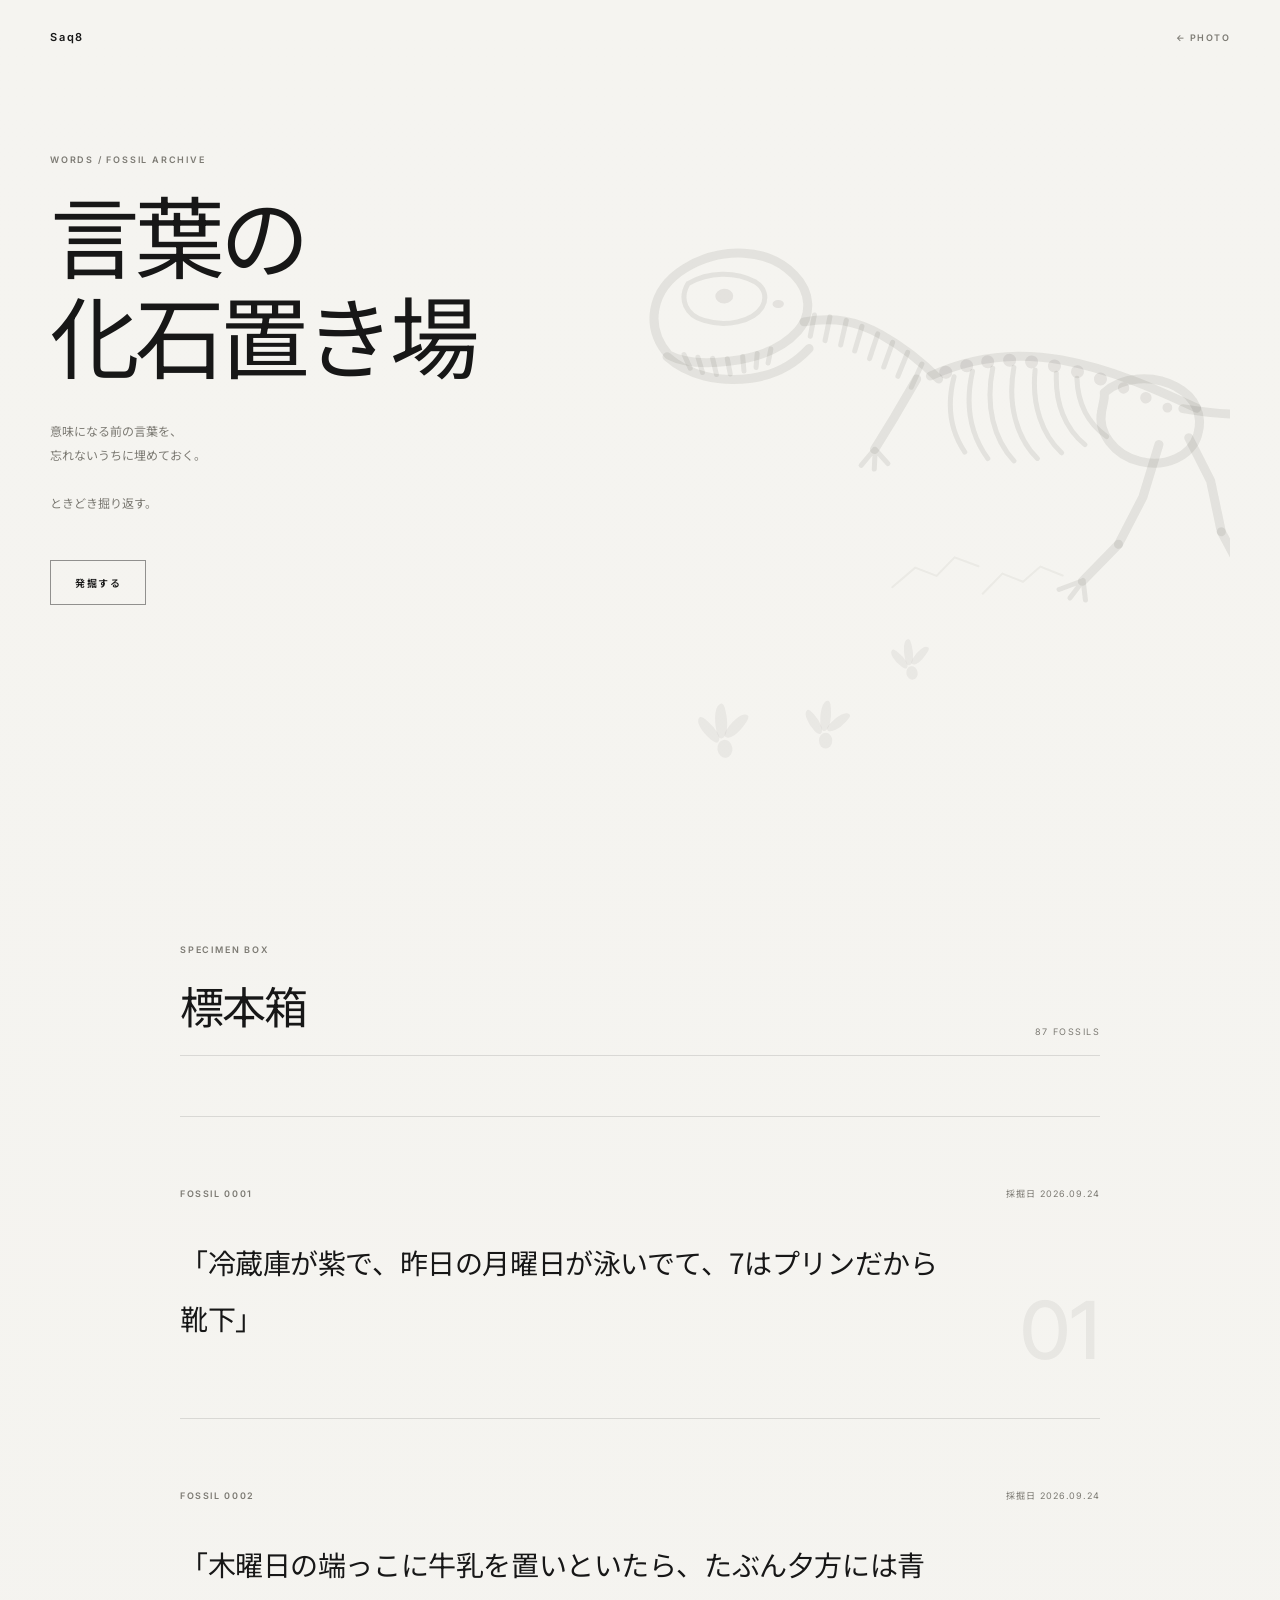
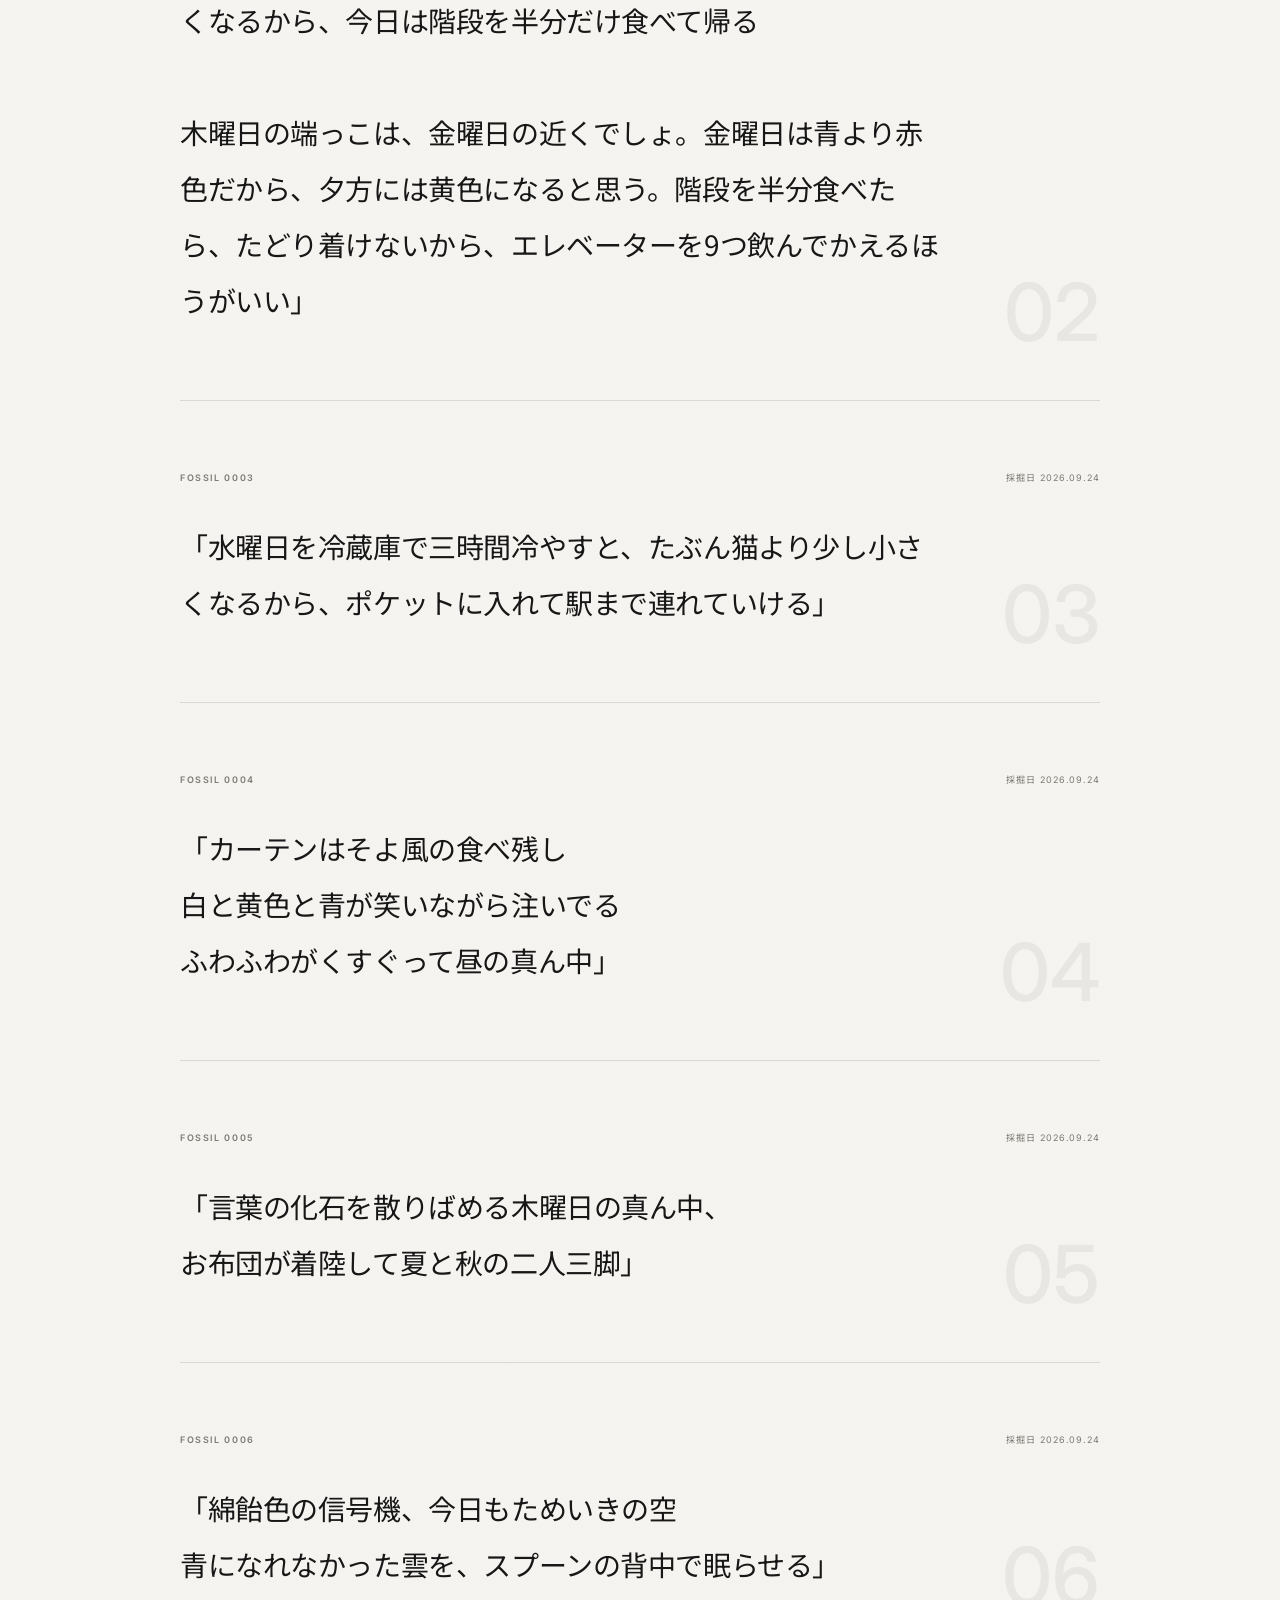
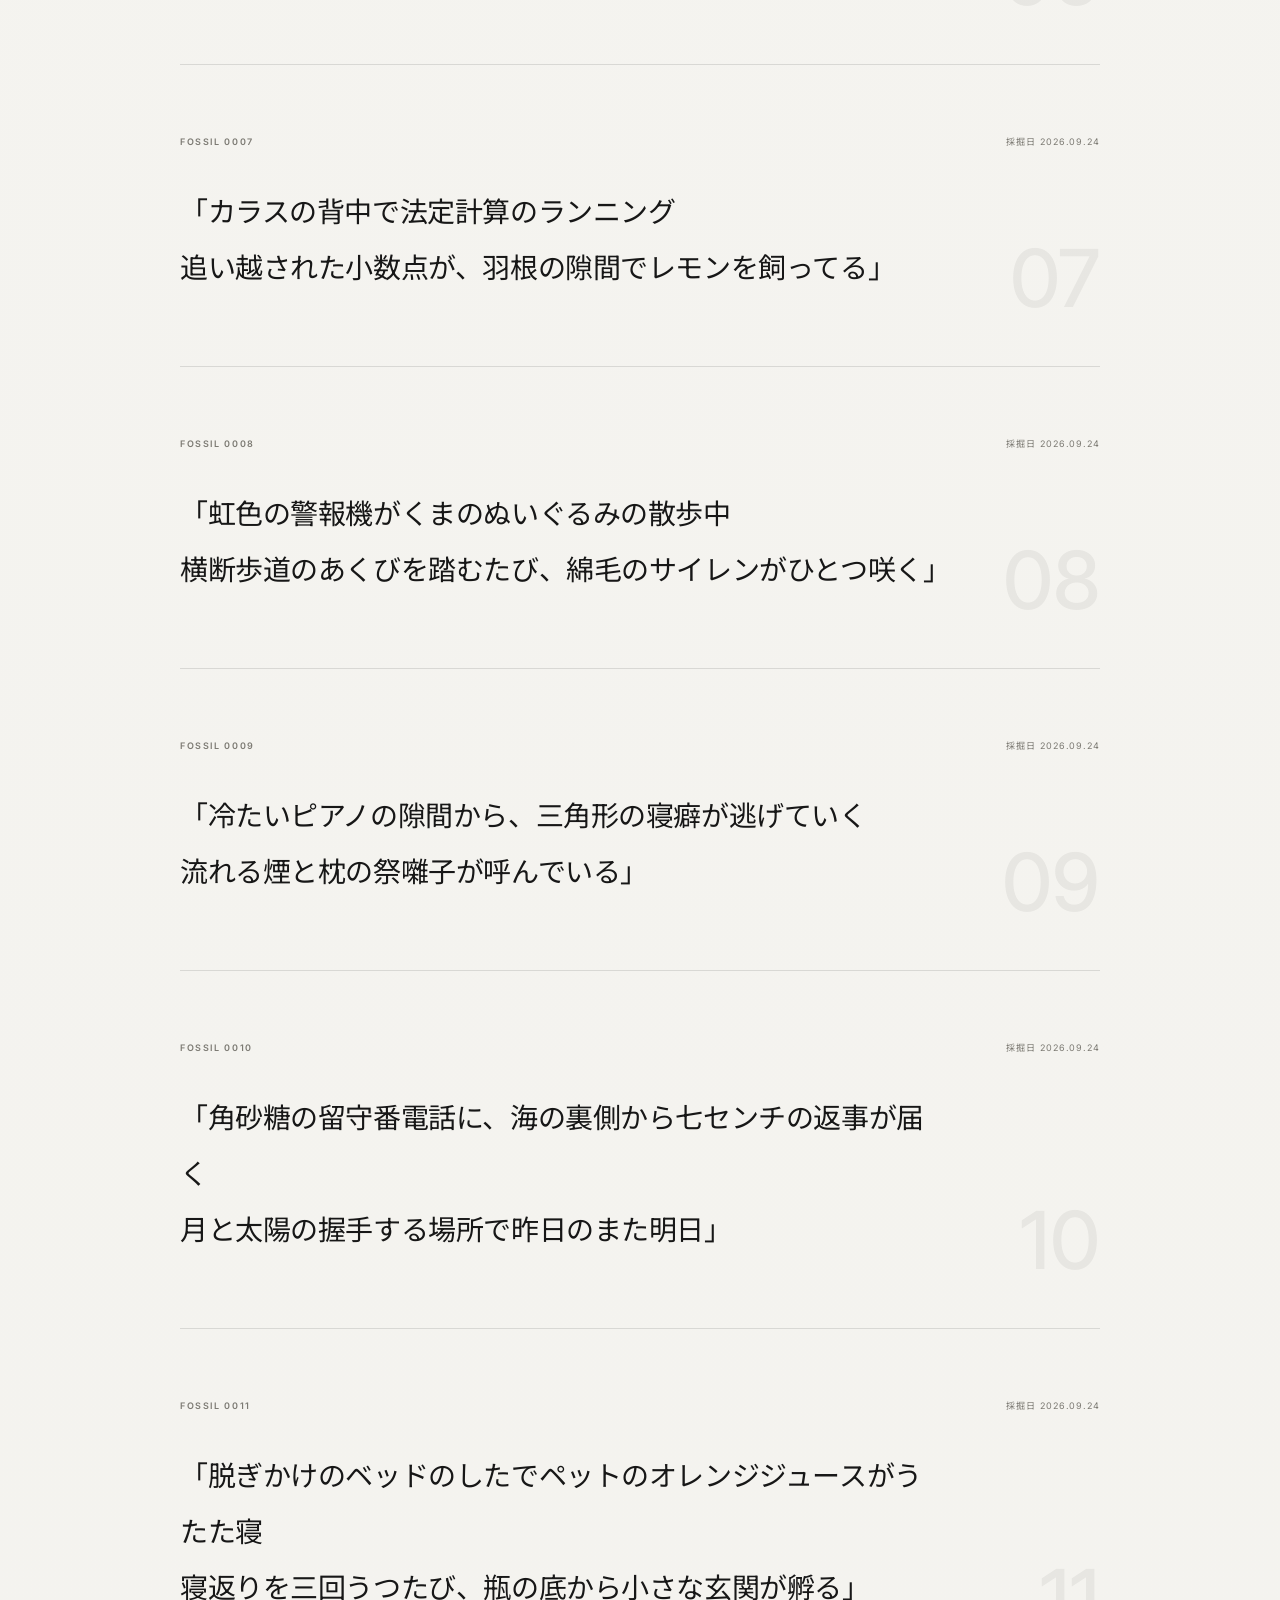
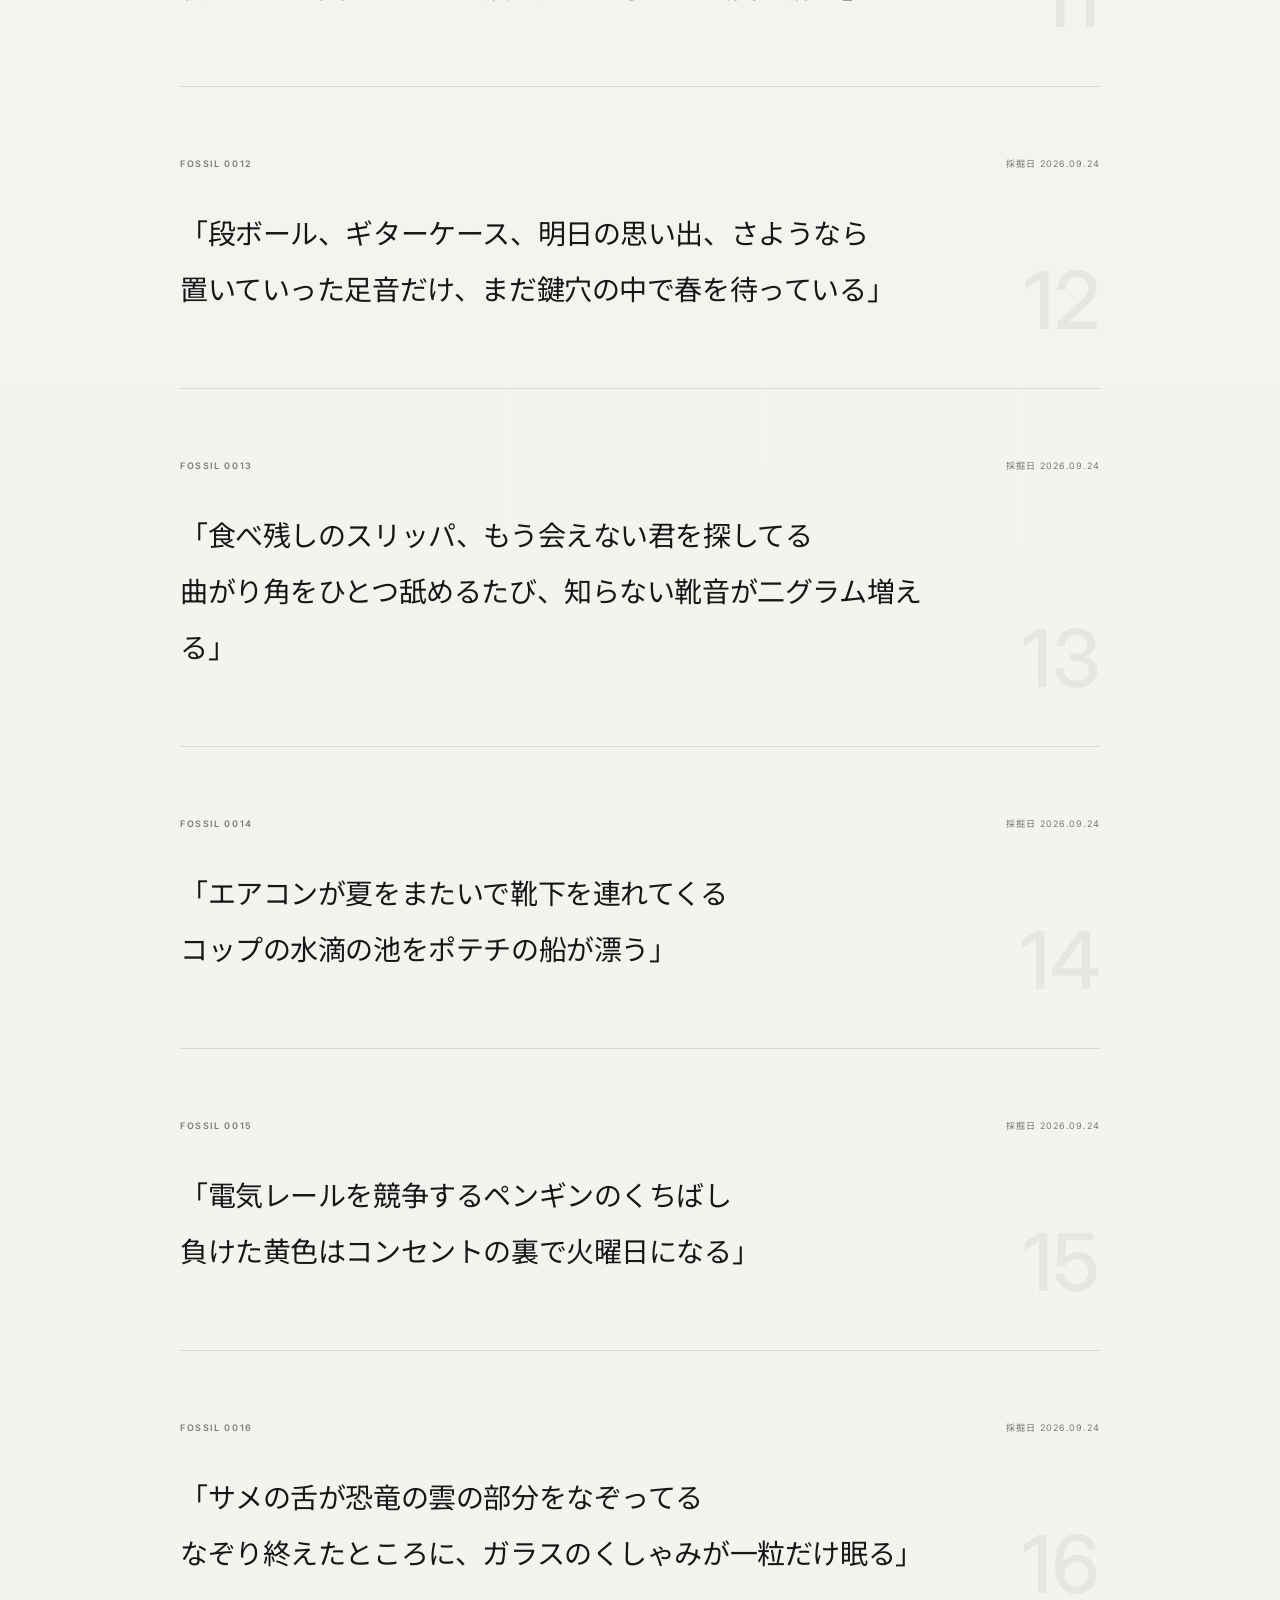
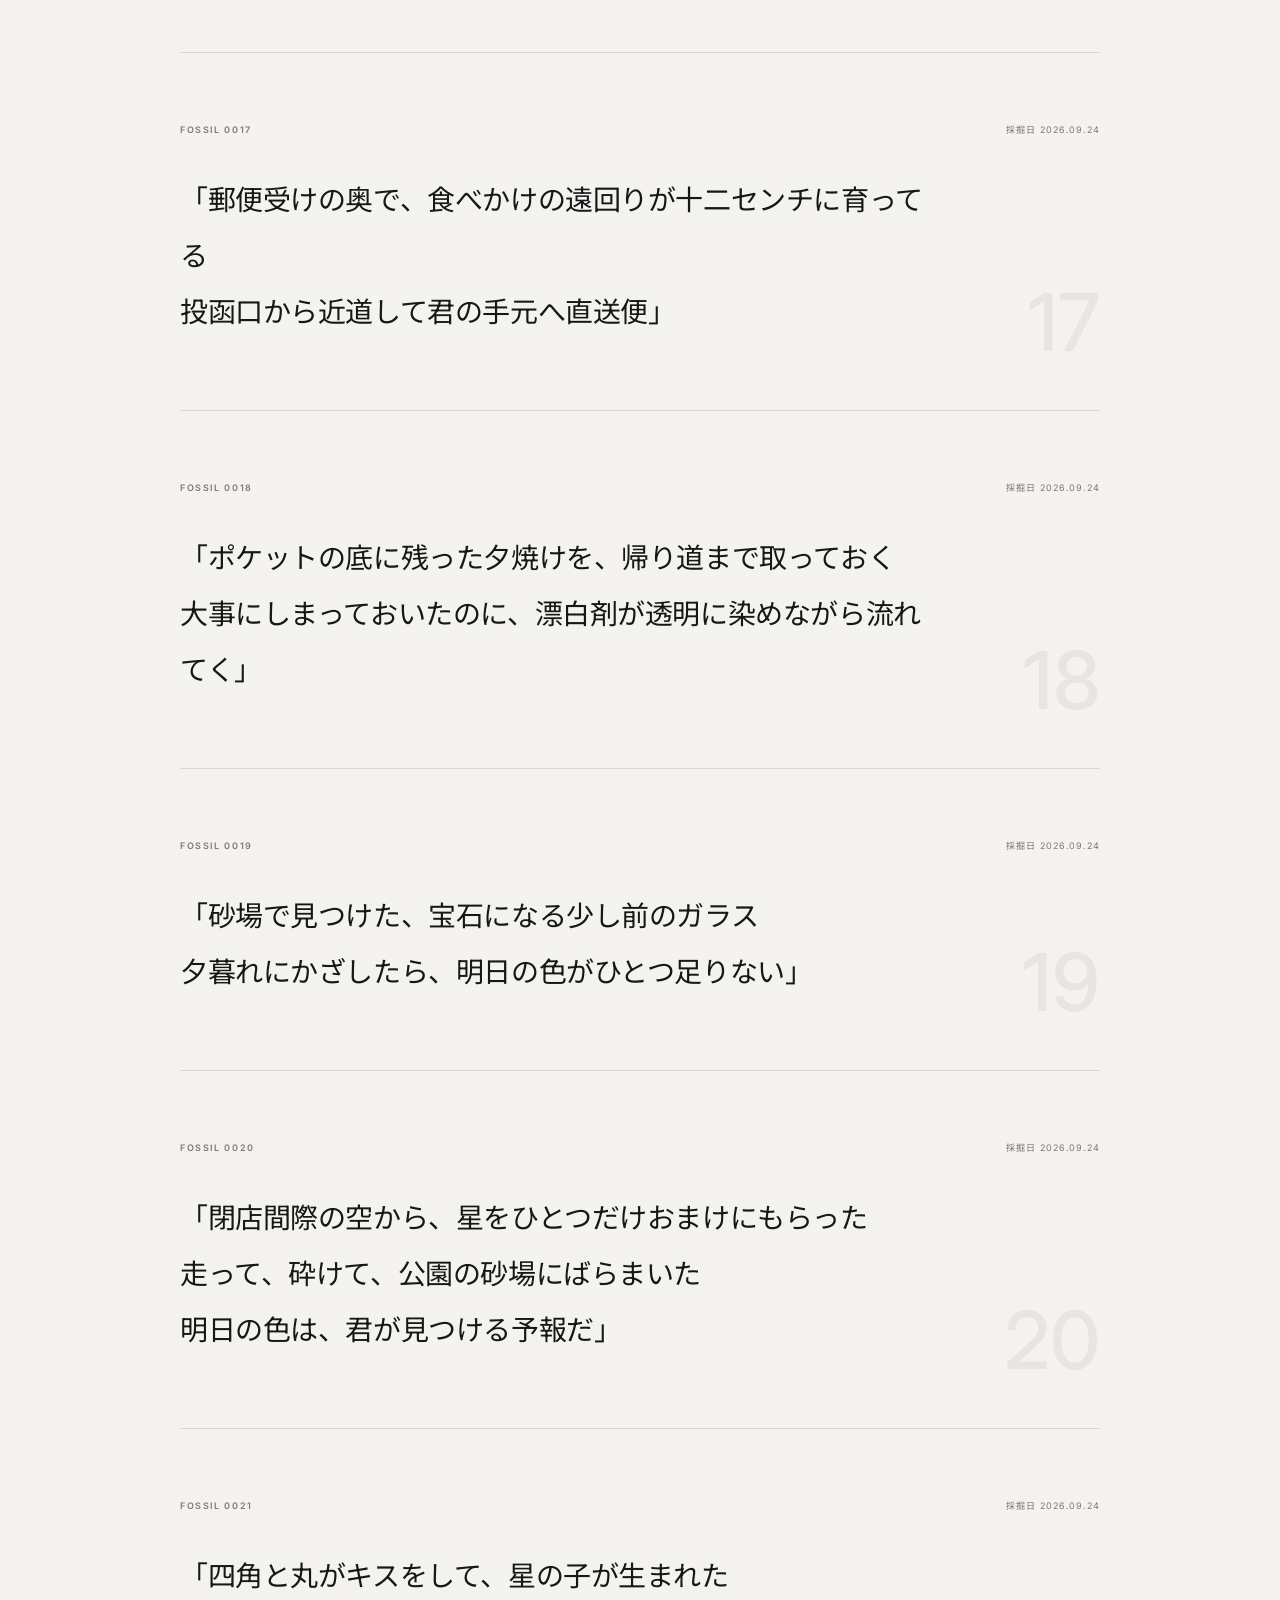
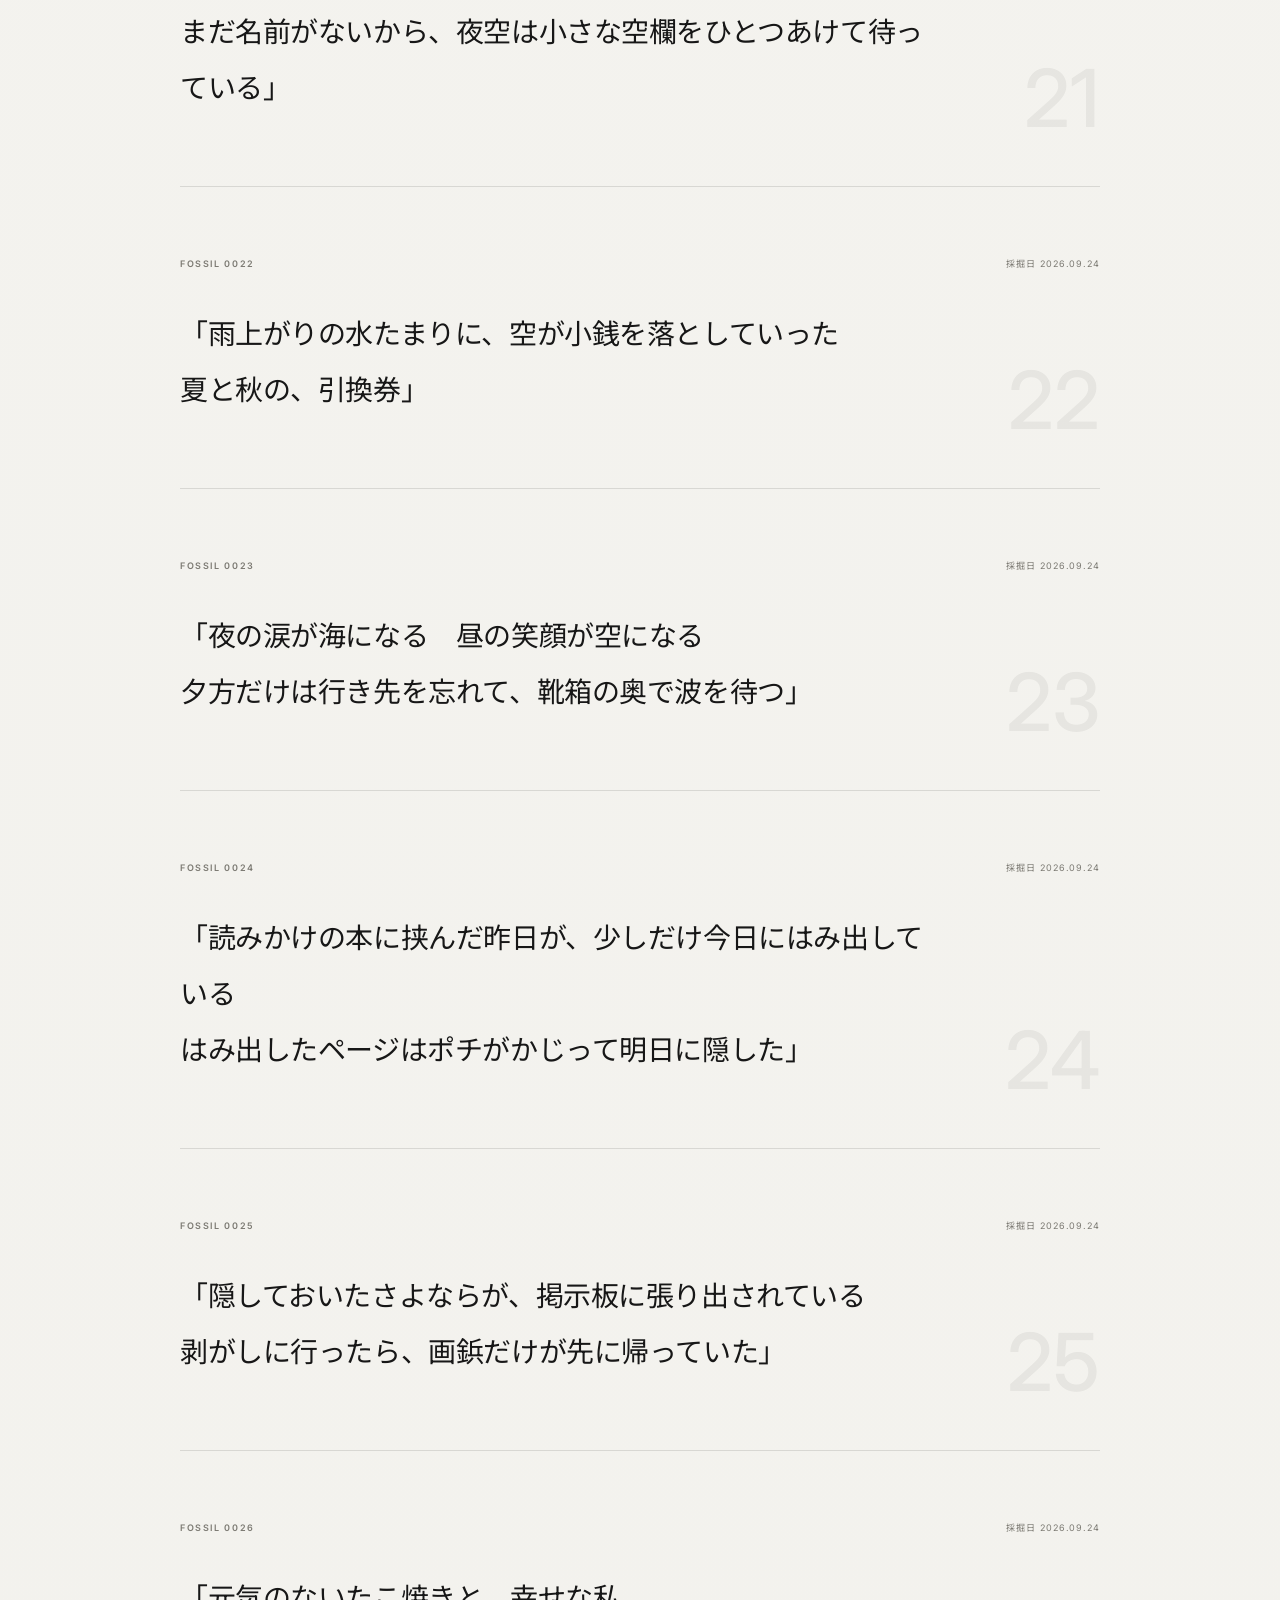
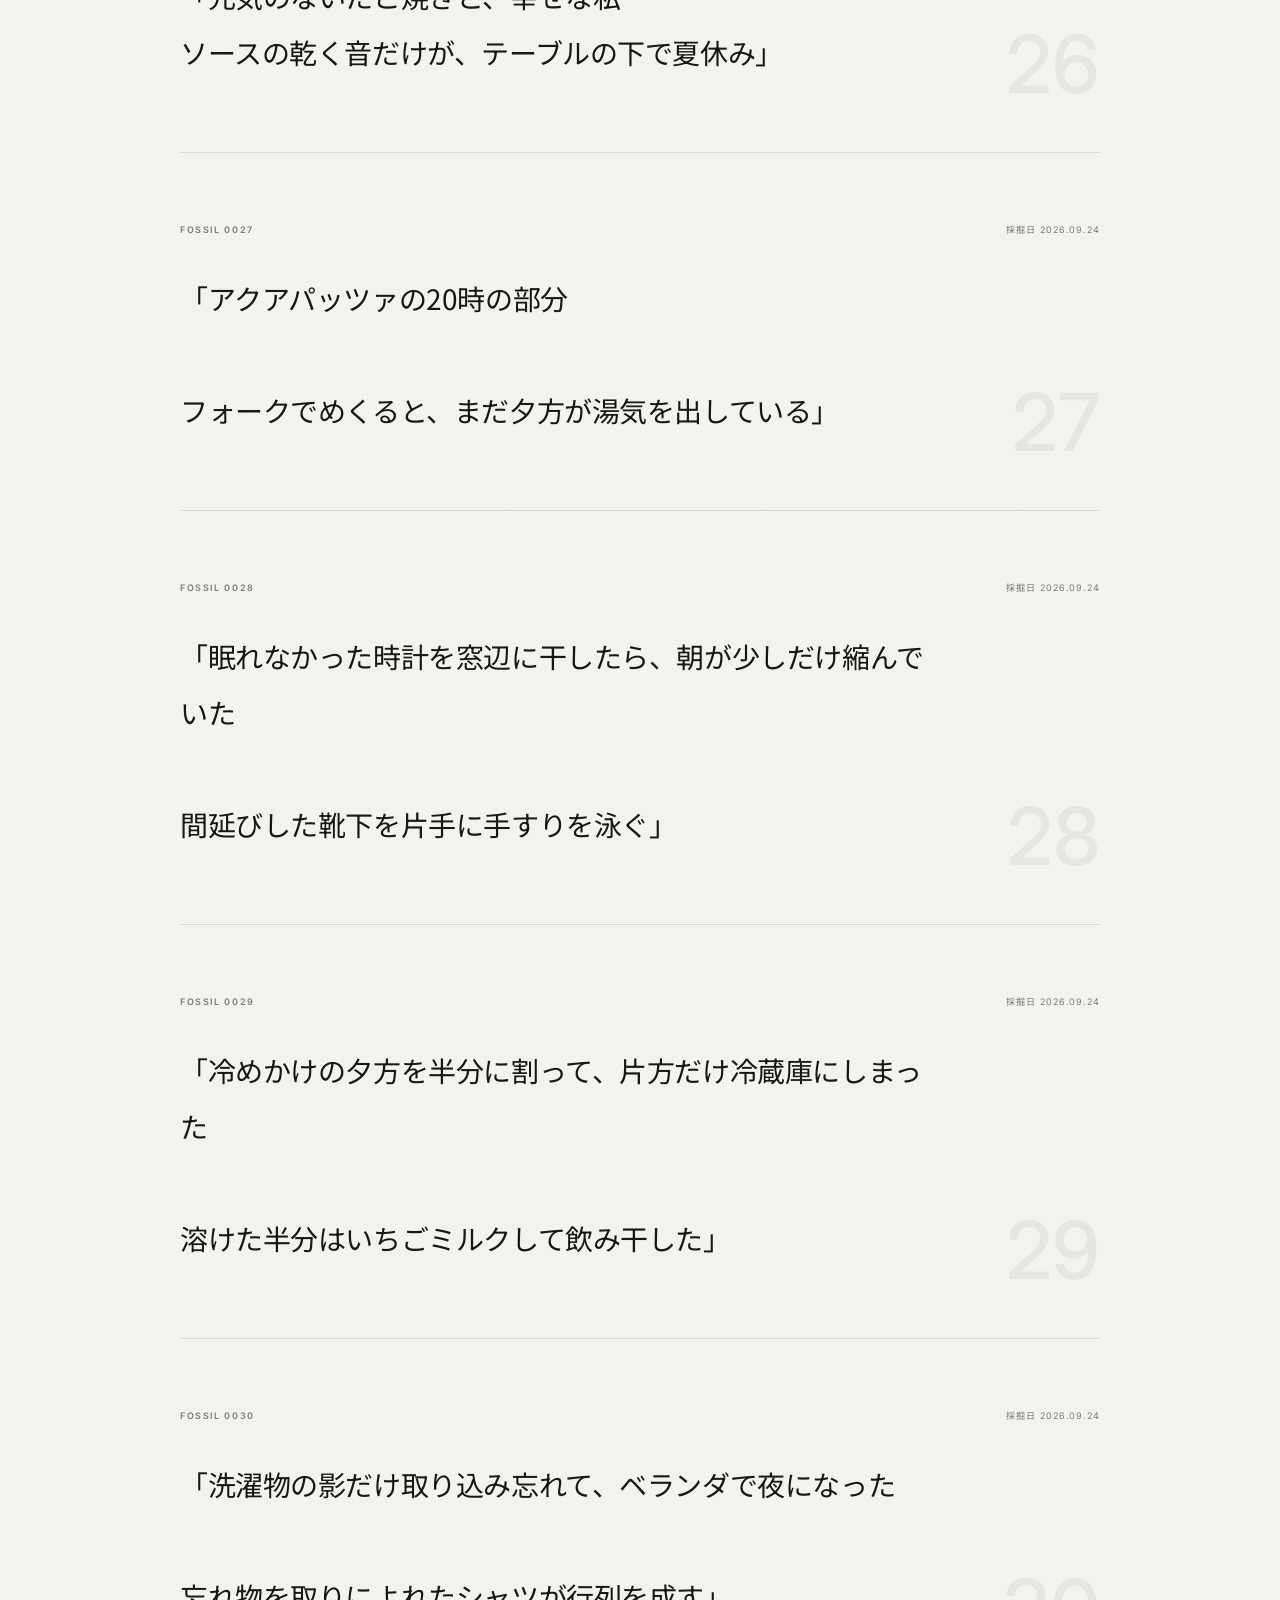
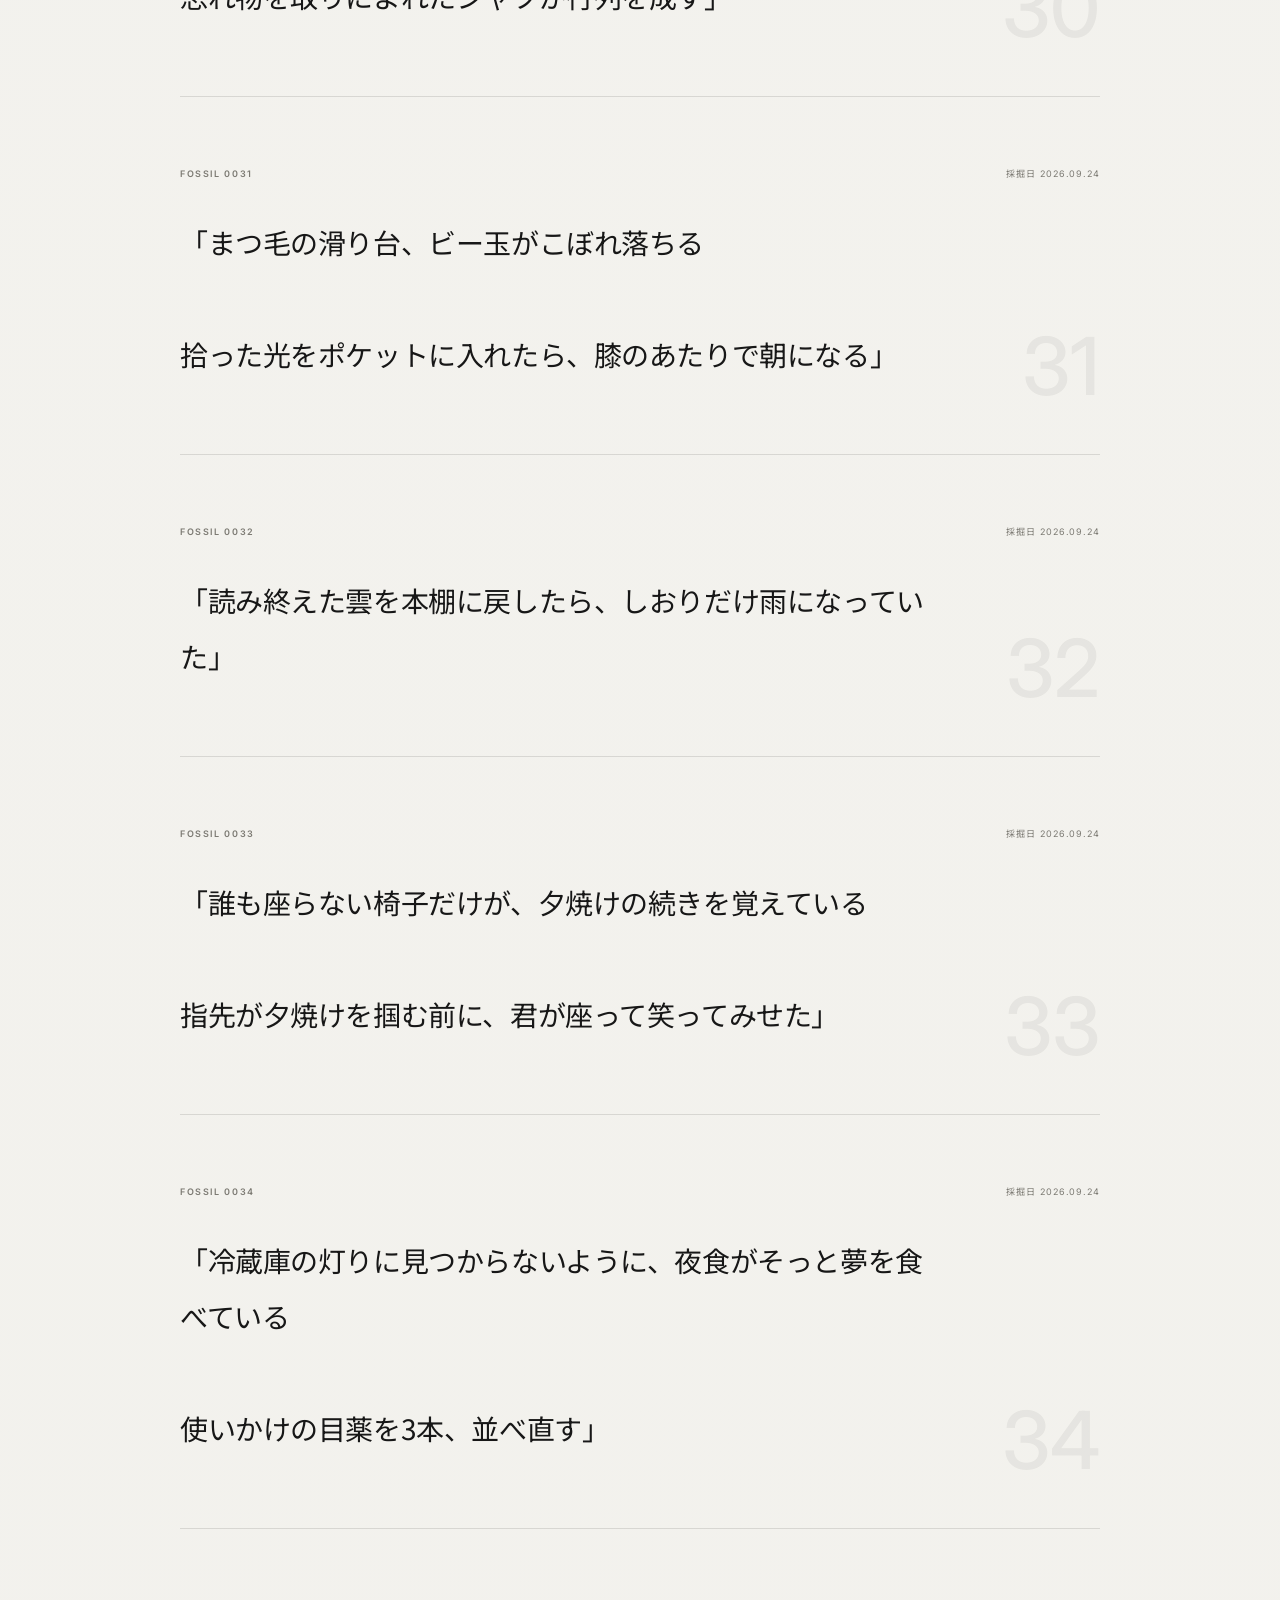
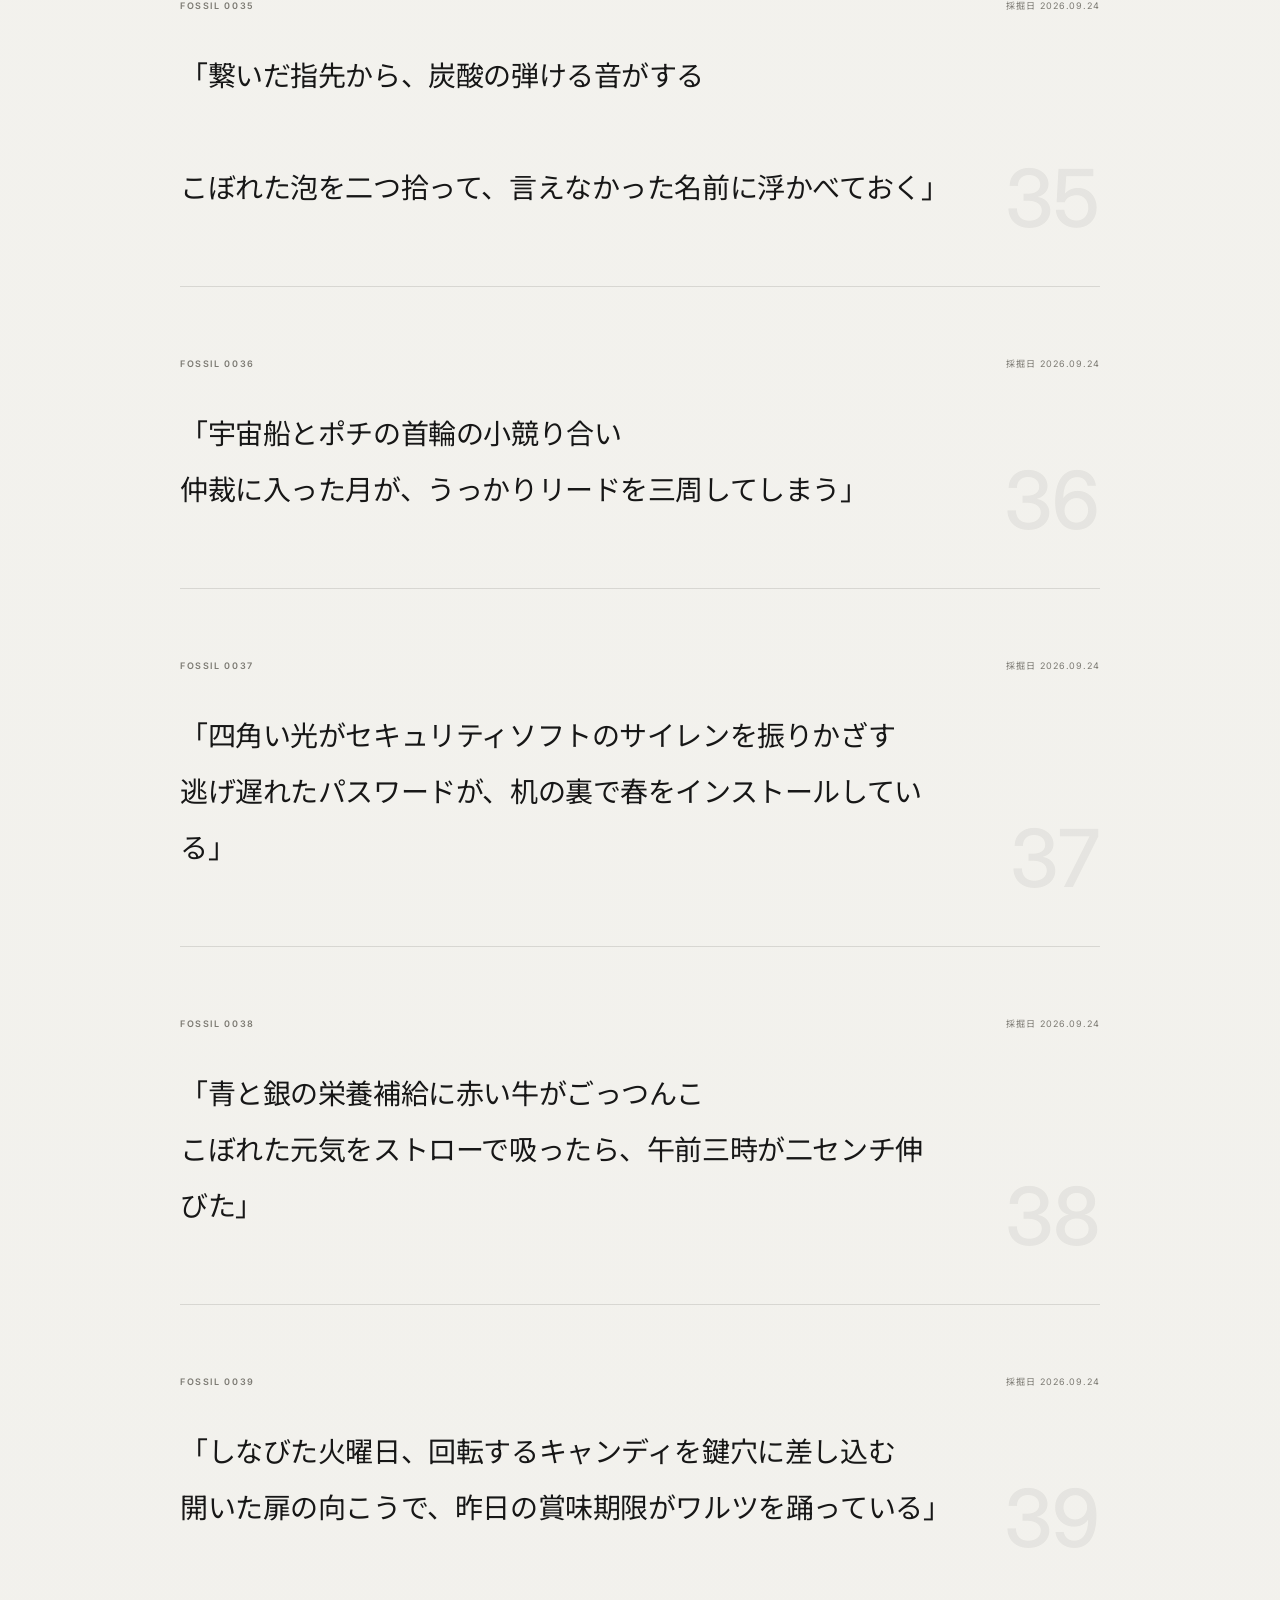
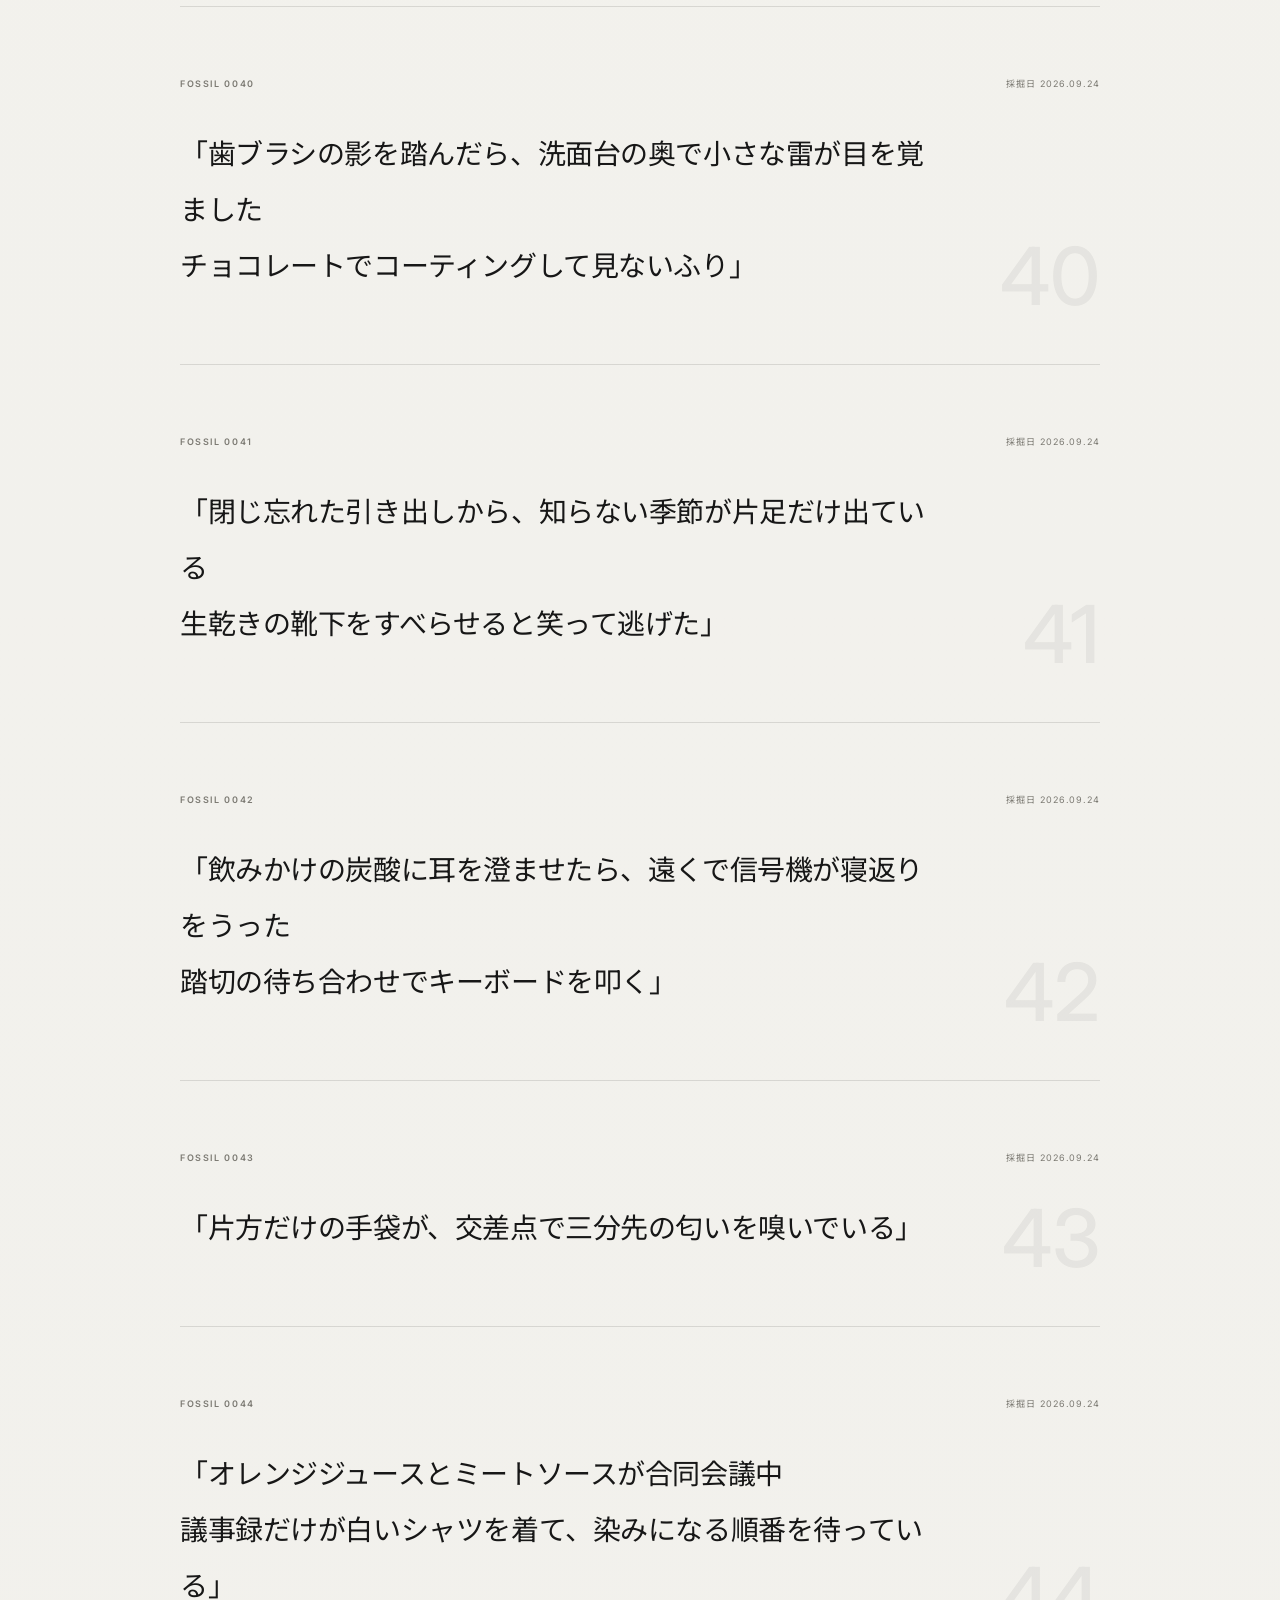
<file: words.html>
<!doctype html>
<html lang="ja">

<head>
  <meta charset="utf-8">

  <meta
    name="viewport"
    content="width=device-width, initial-scale=1"
  >

  <title>言葉の化石置き場 / Saq8</title>

  <meta
    name="description"
    content="意味になる前の言葉を、忘れないうちに埋めておく。"
  >

  <link
    rel="preconnect"
    href="https://fonts.googleapis.com"
  >

  <link
    rel="preconnect"
    href="https://fonts.gstatic.com"
    crossorigin
  >

  <link
    href="https://fonts.googleapis.com/css2?family=Inter:wght@400;500;600&family=Noto+Sans+JP:wght@400;500&display=swap"
    rel="stylesheet"
  >


  <style>

    :root {
      --bg: #f3f2ee;
      --paper: #f9f8f4;
      --text: #171717;
      --muted: #7c7a73;
      --line: rgba(23, 23, 23, .12);
      --fossil: rgba(59, 54, 48, .095);
    }


    * {
      box-sizing: border-box;
    }


    html {
      scroll-behavior: smooth;
    }


    body {
      margin: 0;

      background:
        linear-gradient(
          180deg,
          #f5f4f0 0%,
          #efeee9 100%
        );

      color: var(--text);

      font-family:
        "Inter",
        "Noto Sans JP",
        sans-serif;

      -webkit-font-smoothing:
        antialiased;
    }


    button,
    a {
      font: inherit;
    }


    button {
      color: inherit;
    }


    /* ==============================
       HEADER
    ============================== */

    .site-header {
      position: relative;
      z-index: 20;

      display: flex;
      justify-content: space-between;
      align-items: center;

      width: min(
        1180px,
        calc(100% - 48px)
      );

      margin: 0 auto;
      padding: 30px 0;
    }


    .logo {
      color: var(--text);

      font-size: 11px;
      font-weight: 600;
      letter-spacing: .16em;

      text-decoration: none;
    }


    .back-link {
      color: var(--muted);

      font-size: 9px;
      font-weight: 600;
      letter-spacing: .16em;

      text-decoration: none;

      transition:
        color .2s ease;
    }


    .back-link:hover {
      color: var(--text);
    }


    /* ==============================
       HERO
    ============================== */

    .hero {
      position: relative;

      width: min(
        1180px,
        calc(100% - 48px)
      );

      min-height: 650px;

      margin:
        80px auto 140px;

      overflow: hidden;
    }


    .hero-content {
      position: relative;
      z-index: 5;

      width: 46%;
      min-width: 420px;
    }


    .eyebrow {
      margin: 0 0 18px;

      color: var(--muted);

      font-size: 9px;
      font-weight: 600;
      letter-spacing: .2em;
    }


    h1 {
      max-width: 850px;

      margin:
        0 0 36px;

      font-family:
        "Noto Sans JP",
        sans-serif;

      font-size:
        clamp(
          38px,
          7vw,
          92px
        );

      font-weight: 400;

      line-height: 1.12;

      letter-spacing: -.055em;
    }


    .hero-copy {
      max-width: 480px;

      margin: 0;

      color: var(--muted);

      font-size: 12px;
      line-height: 2;
    }


    .dig-button {
      position: relative;

      margin-top: 44px;

      padding:
        14px 24px;

      border:
        1px solid
        rgba(23, 23, 23, .45);

      background:
        transparent;

      color: var(--text);

      font-size: 10px;
      font-weight: 600;
      letter-spacing: .16em;

      cursor: pointer;

      overflow: hidden;

      transition:
        background .25s ease,
        color .25s ease;
    }


    .dig-button:hover {
      background: var(--text);
      color: var(--paper);
    }


    /* ==============================
       HERO FOSSIL
    ============================== */

    .hero-fossil-art {
      position: absolute;

      z-index: 1;

      top: 10px;
      right: -50px;

      width: 62%;
      height: 590px;

      pointer-events: none;

      opacity: 1;
    }


    .hero-dino-svg {
      position: absolute;

      top: 15px;
      right: -25px;

      width: 100%;
      height: auto;

      color: var(--fossil);

      transform:
        rotate(-2deg);

      transform-origin:
        center;

      overflow: visible;
    }


    .hero-dino-svg * {
      vector-effect:
        non-scaling-stroke;
    }


    .fossil-line {
      fill: none;

      stroke: currentColor;

      stroke-width: 9;

      stroke-linecap: round;
      stroke-linejoin: round;
    }


    .fossil-thin {
      fill: none;

      stroke: currentColor;

      stroke-width: 5;

      stroke-linecap: round;
      stroke-linejoin: round;
    }


    .fossil-fill {
      fill: currentColor;
      stroke: none;
    }


    .fossil-crack {
      fill: none;

      stroke:
        rgba(
          59,
          54,
          48,
          .055
        );

      stroke-width: 2;

      stroke-linecap: round;
    }


    .track-group {
      position: absolute;

      left: 20%;
      bottom: 25px;

      display: flex;

      gap: 54px;

      transform:
        rotate(-18deg);

      opacity: .65;
    }


    .track {
      position: relative;

      width: 46px;
      height: 58px;

      transform:
        rotate(10deg);
    }


    .track::before,
    .track::after,
    .track span {
      content: "";

      position: absolute;

      background:
        var(--fossil);

      border-radius:
        80% 20% 75% 25%;
    }


    .track::before {
      width: 13px;
      height: 34px;

      top: 2px;
      left: 16px;

      transform:
        rotate(-4deg);
    }


    .track::after {
      width: 12px;
      height: 30px;

      top: 11px;
      left: 3px;

      transform:
        rotate(-42deg);
    }


    .track span:first-child {
      width: 12px;
      height: 30px;

      top: 11px;
      right: 3px;

      transform:
        rotate(42deg);
    }


    .track span:last-child {
      width: 15px;
      height: 18px;

      bottom: 2px;
      left: 15px;

      border-radius:
        50%;
    }


    .track:nth-child(2) {
      transform:
        translateY(26px)
        rotate(18deg)
        scale(.88);
    }


    .track:nth-child(3) {
      transform:
        translateY(-10px)
        rotate(8deg)
        scale(.75);
    }


    /* ==============================
       ARCHIVE
    ============================== */

    .archive {
      width: min(
        920px,
        calc(100% - 48px)
      );

      margin:
        0 auto 160px;
    }


    .archive-heading {
      display: flex;
      justify-content: space-between;
      align-items: end;

      gap: 24px;

      margin-bottom: 60px;
      padding-bottom: 18px;

      border-bottom:
        1px solid
        var(--line);
    }


    .archive-heading h2 {
      margin: 0;

      font-size:
        clamp(
          26px,
          4vw,
          44px
        );

      font-weight: 400;

      letter-spacing: -.04em;
    }


    .archive-count {
      color: var(--muted);

      font-size: 9px;
      letter-spacing: .16em;
    }


    .fossil-list {
      display: flex;
      flex-direction: column;

      gap: 0;
    }


    .fossil {
      position: relative;

      padding:
        70px 0 72px;

      border-bottom:
        1px solid
        var(--line);
    }


    .fossil:first-child {
      border-top:
        1px solid
        var(--line);
    }


    .fossil-head {
      display: flex;
      justify-content: space-between;
      align-items: center;

      gap: 20px;

      margin-bottom: 34px;
    }


    .fossil-id {
      color: var(--muted);

      font-size: 9px;
      font-weight: 600;
      letter-spacing: .18em;
    }


    .fossil-date {
      color: var(--muted);

      font-size: 9px;
      letter-spacing: .1em;
    }


    .fossil-text {
      max-width: 760px;

      margin: 0;

      font-family:
        "Noto Sans JP",
        sans-serif;

      font-size:
        clamp(
          18px,
          2.5vw,
          28px
        );

      font-weight: 400;

      line-height: 2;

      letter-spacing: -.015em;

      white-space: pre-line;
    }


    .fossil-mark {
      position: absolute;

      right: 0;
      bottom: 48px;

      color:
        rgba(
          23,
          23,
          23,
          .055
        );

      font-size: 80px;
      font-weight: 500;
      line-height: 1;

      pointer-events: none;
    }


    /* ==============================
       FOOTER
    ============================== */

    footer {
      display: flex;
      justify-content: space-between;
      align-items: center;

      width: min(
        1180px,
        calc(100% - 48px)
      );

      margin: 0 auto;

      padding:
        40px 0 50px;

      border-top:
        1px solid
        var(--line);

      color: var(--muted);

      font-size: 8px;
      letter-spacing: .14em;
    }


    footer a {
      color: inherit;
      text-decoration: none;
    }


    /* ==============================
       EXCAVATION
    ============================== */

    .excavation {
      position: fixed;
      inset: 0;
      z-index: 9999;

      display: grid;
      place-items: center;

      padding: 24px;

      background:
        rgba(
          12,
          12,
          13,
          .97
        );

      color: #f4f2ec;

      opacity: 0;
      visibility: hidden;

      transition:
        opacity .5s ease,
        visibility .5s ease;
    }


    .excavation.is-open {
      opacity: 1;
      visibility: visible;
    }


    .excavation-inner {
      position: relative;

      width:
        min(
          760px,
          100%
        );

      text-align: center;
    }


    .dig-state {
      min-height: 360px;

      display: flex;
      flex-direction: column;
      align-items: center;
      justify-content: center;
    }


    .dig-dots {
      margin-bottom: 28px;

      color:
        rgba(
          255,
          255,
          255,
          .38
        );

      font-size: 11px;

      letter-spacing: .8em;
    }


    .dig-message {
      margin: 0;

      color:
        rgba(
          255,
          255,
          255,
          .62
        );

      font-size: 10px;
      letter-spacing: .14em;
    }


    .found {
      display: none;

      animation:
        fossil-appear
        1.3s
        cubic-bezier(
          .2,
          .8,
          .2,
          1
        )
        forwards;
    }


    .found.is-visible {
      display: block;
    }


    .found-id {
      margin-bottom: 34px;

      color:
        rgba(
          255,
          255,
          255,
          .38
        );

      font-size: 9px;
      font-weight: 600;

      letter-spacing: .2em;
    }


    .found-text {
      margin:
        0 auto 38px;

      font-family:
        "Noto Sans JP",
        sans-serif;

      font-size:
        clamp(
          20px,
          4vw,
          36px
        );

      font-weight: 400;

      line-height: 1.9;

      letter-spacing: -.02em;

      white-space: pre-line;
    }


    .found-date {
      color:
        rgba(
          255,
          255,
          255,
          .42
        );

      font-size: 9px;

      letter-spacing: .12em;
    }


    .excavation-actions {
      display: flex;
      justify-content: center;
      flex-wrap: wrap;

      gap: 12px;

      margin-top: 50px;
    }


    .excavation-actions button {
      padding:
        12px 18px;

      border:
        1px solid
        rgba(
          255,
          255,
          255,
          .28
        );

      background:
        transparent;

      color: #f4f2ec;

      font-size: 9px;
      font-weight: 600;
      letter-spacing: .14em;

      cursor: pointer;

      transition:
        border-color .2s ease,
        background .2s ease;
    }


    .excavation-actions button:hover {
      border-color:
        rgba(
          255,
          255,
          255,
          .8
        );

      background:
        rgba(
          255,
          255,
          255,
          .06
        );
    }


    .excavation-close {
      position: absolute;

      top: 28px;
      right: 28px;

      width: 42px;
      height: 42px;

      border: 0;

      background:
        transparent;

      color:
        rgba(
          255,
          255,
          255,
          .6
        );

      font-size: 24px;
      font-weight: 300;

      cursor: pointer;
    }


    .dust {
      position: fixed;

      z-index: 10000;

      width: 3px;
      height: 3px;

      border-radius: 50%;

      background:
        rgba(
          255,
          255,
          255,
          .45
        );

      pointer-events: none;

      animation:
        dust-fall
        1.6s
        ease-out
        forwards;
    }


    @keyframes fossil-appear {

      from {
        opacity: 0;

        transform:
          translateY(14px);

        filter:
          blur(8px);
      }

      to {
        opacity: 1;

        transform:
          translateY(0);

        filter:
          blur(0);
      }
    }


    @keyframes dust-fall {

      from {
        opacity: 0;

        transform:
          translate(
            0,
            -10px
          )
          scale(.5);
      }

      20% {
        opacity: .8;
      }

      to {
        opacity: 0;

        transform:
          translate(
            var(--dx),
            var(--dy)
          )
          scale(1.4);
      }
    }


    /* ==============================
       MOBILE
    ============================== */

    @media (
      max-width: 800px
    ) {

      .site-header {
        width:
          calc(100% - 32px);

        padding-top: 22px;
      }


      .hero {
        width:
          calc(100% - 32px);

        min-height: 700px;

        margin:
          60px auto 100px;
      }


      .hero-content {
        width: 100%;
        min-width: 0;
      }


      .hero-fossil-art {
        top: 340px;
        right: -145px;

        width: 125%;
        height: 380px;
      }


      .hero-dino-svg {
        opacity: .7;
      }


      .track-group {
        left: 18%;
        bottom: 15px;

        gap: 32px;

        transform:
          rotate(-13deg)
          scale(.75);

        transform-origin:
          left center;
      }


      .archive {
        width:
          calc(100% - 32px);

        margin-bottom: 110px;
      }


      .archive-heading {
        align-items: start;

        flex-direction: column;
      }


      .fossil {
        padding:
          50px 0 54px;
      }


      .fossil-text {
        font-size: 18px;
        line-height: 2;
      }


      .fossil-mark {
        bottom: 25px;

        font-size: 55px;
      }


      footer {
        width:
          calc(100% - 32px);
      }


      .found-text {
        font-size: 21px;
      }


      .excavation-close {
        top: 15px;
        right: 15px;
      }

    }

  </style>

</head>


<body>


  <!-- ==============================
       HEADER
  =============================== -->

  <header class="site-header">

    <a
      href="index.html"
      class="logo"
    >
      Saq8
    </a>

    <a
      href="index.html"
      class="back-link"
    >
      ← PHOTO
    </a>

  </header>



  <!-- ==============================
       HERO
  =============================== -->

  <main>

    <section class="hero">


      <div class="hero-content">

        <p class="eyebrow">
          WORDS / FOSSIL ARCHIVE
        </p>


        <h1>
          言葉の<br>
          化石置き場
        </h1>


        <p class="hero-copy">
          意味になる前の言葉を、<br>
          忘れないうちに埋めておく。<br><br>
          ときどき掘り返す。
        </p>


        <button
          id="digButton"
          class="dig-button"
          type="button"
        >
          発掘する
        </button>

      </div>



      <!-- ==============================
           DINOSAUR FOSSIL
      =============================== -->

      <div
        class="hero-fossil-art"
        aria-hidden="true"
      >

        <svg
          class="hero-dino-svg"
          viewBox="0 0 900 560"
          xmlns="http://www.w3.org/2000/svg"
        >

          <!-- skull -->

          <path
            class="fossil-line"
            d="
              M120 205
              C92 170 100 124 144 99
              C190 73 248 78 278 112
              C298 134 298 162 280 181
              C259 203 230 212 196 215
              C164 218 139 216 120 205
            "
          />

          <path
            class="fossil-line"
            d="
              M118 207
              C143 231 180 241 221 237
              C252 234 274 222 293 203
            "
          />

          <path
            class="fossil-thin"
            d="
              M147 118
              C173 104 206 105 230 119
              C241 126 244 139 237 150
              C225 168 191 173 165 164
              C143 157 135 137 147 118
            "
          />

          <ellipse
            class="fossil-fill"
            cx="191"
            cy="135"
            rx="11"
            ry="9"
          />

          <ellipse
            class="fossil-fill"
            cx="257"
            cy="147"
            rx="7"
            ry="5"
          />

          <!-- teeth -->

          <path
            class="fossil-thin"
            d="
              M139 205
              L146 222

              M156 209
              L161 228

              M174 211
              L178 231

              M192 212
              L195 231

              M211 210
              L212 228

              M229 207
              L227 224

              M246 202
              L242 219
            "
          />

          <!-- neck -->

          <path
            class="fossil-line"
            d="
              M288 170
              C325 165 352 171 382 189
              C410 206 431 224 451 246
            "
          />

          <path
            class="fossil-thin"
            d="
              M301 162
              L295 188

              M320 165
              L313 194

              M340 170
              L332 200

              M359 178
              L349 208

              M378 188
              L367 218

              M396 199
              L384 229

              M414 212
              L401 241

              M431 227
              L417 255
            "
          />

          <!-- spine -->

          <path
            class="fossil-line"
            d="
              M441 242
              C492 221 548 216 603 228
              C662 241 714 266 767 293
            "
          />

          <!-- vertebra -->

          <circle
            class="fossil-fill"
            cx="460"
            cy="238"
            r="8"
          />

          <circle
            class="fossil-fill"
            cx="486"
            cy="231"
            r="8"
          />

          <circle
            class="fossil-fill"
            cx="512"
            cy="227"
            r="8"
          />

          <circle
            class="fossil-fill"
            cx="539"
            cy="226"
            r="8"
          />

          <circle
            class="fossil-fill"
            cx="566"
            cy="229"
            r="8"
          />

          <circle
            class="fossil-fill"
            cx="594"
            cy="235"
            r="8"
          />

          <circle
            class="fossil-fill"
            cx="622"
            cy="243"
            r="8"
          />

          <circle
            class="fossil-fill"
            cx="650"
            cy="253"
            r="8"
          />

          <circle
            class="fossil-fill"
            cx="678"
            cy="265"
            r="7"
          />

          <circle
            class="fossil-fill"
            cx="705"
            cy="278"
            r="7"
          />

          <circle
            class="fossil-fill"
            cx="731"
            cy="291"
            r="6"
          />

          <!-- ribs -->

          <path
            class="fossil-thin"
            d="
              M470 244
              C460 278 463 310 480 337

              M493 238
              C482 279 488 316 508 346

              M518 235
              C507 281 516 322 540 350

              M544 235
              C534 281 545 323 569 348

              M570 239
              C564 282 576 319 599 342

              M596 244
              C593 282 605 313 628 333

              M621 251
              C621 284 634 308 655 324
            "
          />

          <!-- pelvis -->

          <path
            class="fossil-line"
            d="
              M654 270
              C676 251 715 249 743 266
              C766 279 775 303 767 326
              C758 352 726 365 695 356
              C663 347 644 318 650 293
              C652 283 655 276 654 270
            "
          />

          <!-- arm -->

          <path
            class="fossil-line"
            d="
              M424 245
              L395 291
              L369 330
            "
          />

          <path
            class="fossil-thin"
            d="
              M369 330
              L352 349

              M370 330
              L368 354

              M370 330
              L385 348
            "
          />

          <!-- rear leg -->

          <path
            class="fossil-line"
            d="
              M719 336
              L697 400
              L665 457
            "
          />

          <path
            class="fossil-line"
            d="
              M665 457
              L619 501
            "
          />

          <path
            class="fossil-thin"
            d="
              M620 500
              L590 510

              M620 500
              L603 521

              M620 500
              L622 524
            "
          />

          <!-- second leg -->

          <path
            class="fossil-line"
            d="
              M756 329
              L781 383
              L792 446
            "
          />

          <path
            class="fossil-line"
            d="
              M792 446
              L816 495
            "
          />

          <path
            class="fossil-thin"
            d="
              M816 495
              L842 502

              M816 495
              L837 515

              M816 495
              L814 521
            "
          />

          <!-- tail -->

          <path
            class="fossil-line"
            d="
              M750 293
              C798 303 835 306 885 297
            "
          />

          <!-- ground cracks -->

          <path
            class="fossil-crack"
            d="
              M385 500
              L414 477
              L440 488
              L463 466
              L492 478
            "
          />

          <path
            class="fossil-crack"
            d="
              M496 512
              L521 488
              L546 499
              L568 481
              L595 493
            "
          />

        </svg>



        <!-- FOOTPRINTS -->

        <div class="track-group">

          <div class="track">
            <span></span>
            <span></span>
          </div>

          <div class="track">
            <span></span>
            <span></span>
          </div>

          <div class="track">
            <span></span>
            <span></span>
          </div>

        </div>

      </div>

    </section>



    <!-- ==============================
         ARCHIVE
    =============================== -->

    <section
      class="archive"
      id="archive"
    >

      <div class="archive-heading">

        <div>

          <p class="eyebrow">
            SPECIMEN BOX
          </p>

          <h2>
            標本箱
          </h2>

        </div>


        <span
  id="archiveCount"
  class="archive-count"
></span>

      </div>


      <div
        id="fossilList"
        class="fossil-list"
      ></div>

    </section>

  </main>



  <!-- ==============================
       EXCAVATION MODE
  =============================== -->

  <div
    id="excavation"
    class="excavation"
    aria-hidden="true"
  >

    <button
      id="closeExcavation"
      class="excavation-close"
      type="button"
      aria-label="発掘モードを閉じる"
    >
      ×
    </button>


    <div class="excavation-inner">


      <div
        id="digState"
        class="dig-state"
      >

        <div class="dig-dots">
          · · ·
        </div>


        <p
          id="digMessage"
          class="dig-message"
        >
          なにか埋まっている。
        </p>

      </div>



      <div
        id="foundFossil"
        class="found"
      >

        <div
          id="foundId"
          class="found-id"
        ></div>


        <p
          id="foundText"
          class="found-text"
        ></p>


        <div
          id="foundDate"
          class="found-date"
        ></div>


        <div class="excavation-actions">

          <button
            id="digAgain"
            type="button"
          >
            もう一度掘る
          </button>


          <button
            id="backToArchive"
            type="button"
          >
            標本箱へ戻る
          </button>

        </div>

      </div>

    </div>

  </div>



  <!-- ==============================
       FOOTER
  =============================== -->

  <footer>

    <span>
      © 2026 Saq8
    </span>

    <a href="#">
      BACK TO TOP ↑
    </a>

  </footer>



  <script>

    /* ==============================
       FOSSILS
    =============================== */

    const fossils = [

      {
        id: 1,

        date:
          "2026.09.24",

        text:
          `冷蔵庫が紫で、昨日の月曜日が泳いでて、7はプリンだから靴下`
      },


      {
        id: 2,

        date:
          "2026.09.24",

        text:
          `木曜日の端っこに牛乳を置いといたら、たぶん夕方には青くなるから、今日は階段を半分だけ食べて帰る

木曜日の端っこは、金曜日の近くでしょ。金曜日は青より赤色だから、夕方には黄色になると思う。階段を半分食べたら、たどり着けないから、エレベーターを9つ飲んでかえるほうがいい`
      },


      {
        id: 3,

        date:
          "2026.09.24",

        text:
          `水曜日を冷蔵庫で三時間冷やすと、たぶん猫より少し小さくなるから、ポケットに入れて駅まで連れていける`
      },


      {
        id: 4,

        date:
          "2026.09.24",

        text:
          `カーテンはそよ風の食べ残し
白と黄色と青が笑いながら注いでる
ふわふわがくすぐって昼の真ん中`
      },


      {
        id: 5,

        date:
          "2026.09.24",

        text:
          `言葉の化石を散りばめる木曜日の真ん中、
お布団が着陸して夏と秋の二人三脚`
      },
    {
  id: 6,

  date:
    "2026.09.24",

  text:
    `綿飴色の信号機、今日もためいきの空
青になれなかった雲を、スプーンの背中で眠らせる`
},

{
  id: 7,

  date:
    "2026.09.24",

  text:
    `カラスの背中で法定計算のランニング
追い越された小数点が、羽根の隙間でレモンを飼ってる`
},

{
  id: 8,

  date:
    "2026.09.24",

  text:
    `虹色の警報機がくまのぬいぐるみの散歩中
横断歩道のあくびを踏むたび、綿毛のサイレンがひとつ咲く`
},

{
  id: 9,

  date:
    "2026.09.24",

  text:
    `冷たいピアノの隙間から、三角形の寝癖が逃げていく
流れる煙と枕の祭囃子が呼んでいる`
},

{
  id: 10,

  date:
    "2026.09.24",

  text:
    `角砂糖の留守番電話に、海の裏側から七センチの返事が届く
月と太陽の握手する場所で昨日のまた明日`
},

{
  id: 11,

  date:
    "2026.09.24",

  text:
    `脱ぎかけのベッドのしたでペットのオレンジジュースがうたた寝
寝返りを三回うつたび、瓶の底から小さな玄関が孵る`
},

{
  id: 12,

  date:
    "2026.09.24",

  text:
    `段ボール、ギターケース、明日の思い出、さようなら
置いていった足音だけ、まだ鍵穴の中で春を待っている`
},

{
  id: 13,

  date:
    "2026.09.24",

  text:
    `食べ残しのスリッパ、もう会えない君を探してる
曲がり角をひとつ舐めるたび、知らない靴音が二グラム増える`
},

{
  id: 14,

  date:
    "2026.09.24",

  text:
    `エアコンが夏をまたいで靴下を連れてくる
コップの水滴の池をポテチの船が漂う`
},

{
  id: 15,

  date:
    "2026.09.24",

  text:
    `電気レールを競争するペンギンのくちばし
負けた黄色はコンセントの裏で火曜日になる`
},

{
  id: 16,

  date:
    "2026.09.24",

  text:
    `サメの舌が恐竜の雲の部分をなぞってる
なぞり終えたところに、ガラスのくしゃみが一粒だけ眠る`
},
{
  id: 17,

  date:
    "2026.09.24",

  text:
    `郵便受けの奥で、食べかけの遠回りが十二センチに育ってる
投函口から近道して君の手元へ直送便`
},

{
  id: 18,

  date:
    "2026.09.24",

  text:
    `ポケットの底に残った夕焼けを、帰り道まで取っておく
大事にしまっておいたのに、漂白剤が透明に染めながら流れてく`
},

{
  id: 19,

  date:
    "2026.09.24",

  text:
    `砂場で見つけた、宝石になる少し前のガラス
夕暮れにかざしたら、明日の色がひとつ足りない`
},

{
  id: 20,

  date:
    "2026.09.24",

  text:
    `閉店間際の空から、星をひとつだけおまけにもらった
走って、砕けて、公園の砂場にばらまいた
明日の色は、君が見つける予報だ`
},

{
  id: 21,

  date:
    "2026.09.24",

  text:
    `四角と丸がキスをして、星の子が生まれた
まだ名前がないから、夜空は小さな空欄をひとつあけて待っている`
},

{
  id: 22,

  date:
    "2026.09.24",

  text:
    `雨上がりの水たまりに、空が小銭を落としていった
夏と秋の、引換券`
},

{
  id: 23,

  date:
    "2026.09.24",

  text:
    `夜の涙が海になる　昼の笑顔が空になる
夕方だけは行き先を忘れて、靴箱の奥で波を待つ`
},

{
  id: 24,

  date:
    "2026.09.24",

  text:
    `読みかけの本に挟んだ昨日が、少しだけ今日にはみ出している
はみ出したページはポチがかじって明日に隠した`
},

{
  id: 25,

  date:
    "2026.09.24",

  text:
    `隠しておいたさよならが、掲示板に張り出されている
剥がしに行ったら、画鋲だけが先に帰っていた`
},

{
  id: 26,

  date:
    "2026.09.24",

  text:
    `元気のないたこ焼きと、幸せな私
ソースの乾く音だけが、テーブルの下で夏休み`
},

{
  id: 27,

  date:
    "2026.09.24",

  text:
    `アクアパッツァの20時の部分

フォークでめくると、まだ夕方が湯気を出している`
},

{
  id: 28,

  date:
    "2026.09.24",

  text:
    `眠れなかった時計を窓辺に干したら、朝が少しだけ縮んでいた

間延びした靴下を片手に手すりを泳ぐ`
},

{
  id: 29,

  date:
    "2026.09.24",

  text:
    `冷めかけの夕方を半分に割って、片方だけ冷蔵庫にしまった

溶けた半分はいちごミルクして飲み干した`
},

{
  id: 30,

  date:
    "2026.09.24",

  text:
    `洗濯物の影だけ取り込み忘れて、ベランダで夜になった

忘れ物を取りによれたシャツが行列を成す`
},

{
  id: 31,

  date:
    "2026.09.24",

  text:
    `まつ毛の滑り台、ビー玉がこぼれ落ちる

拾った光をポケットに入れたら、膝のあたりで朝になる`
},

{
  id: 32,

  date:
    "2026.09.24",

  text:
    `読み終えた雲を本棚に戻したら、しおりだけ雨になっていた`
},

{
  id: 33,

  date:
    "2026.09.24",

  text:
    `誰も座らない椅子だけが、夕焼けの続きを覚えている

指先が夕焼けを掴む前に、君が座って笑ってみせた`
},

{
  id: 34,

  date:
    "2026.09.24",

  text:
    `冷蔵庫の灯りに見つからないように、夜食がそっと夢を食べている

使いかけの目薬を3本、並べ直す`
},

{
  id: 35,

  date:
    "2026.09.24",

  text:
    `繋いだ指先から、炭酸の弾ける音がする

こぼれた泡を二つ拾って、言えなかった名前に浮かべておく`
},

{
  id: 36,

  date:
    "2026.09.24",

  text:
    `宇宙船とポチの首輪の小競り合い
仲裁に入った月が、うっかりリードを三周してしまう`
},

{
  id: 37,

  date:
    "2026.09.24",

  text:
    `四角い光がセキュリティソフトのサイレンを振りかざす
逃げ遅れたパスワードが、机の裏で春をインストールしている`
},

{
  id: 38,

  date:
    "2026.09.24",

  text:
    `青と銀の栄養補給に赤い牛がごっつんこ
こぼれた元気をストローで吸ったら、午前三時が二センチ伸びた`
},

{
  id: 39,

  date:
    "2026.09.24",

  text:
    `しなびた火曜日、回転するキャンディを鍵穴に差し込む
開いた扉の向こうで、昨日の賞味期限がワルツを踊っている`
},

{
  id: 40,

  date:
    "2026.09.24",

  text:
    `歯ブラシの影を踏んだら、洗面台の奥で小さな雷が目を覚ました
チョコレートでコーティングして見ないふり`
},

{
  id: 41,

  date:
    "2026.09.24",

  text:
    `閉じ忘れた引き出しから、知らない季節が片足だけ出ている
生乾きの靴下をすべらせると笑って逃げた`
},

{
  id: 42,

  date:
    "2026.09.24",

  text:
    `飲みかけの炭酸に耳を澄ませたら、遠くで信号機が寝返りをうった
踏切の待ち合わせでキーボードを叩く`
},

{
  id: 43,

  date:
    "2026.09.24",

  text:
    `片方だけの手袋が、交差点で三分先の匂いを嗅いでいる`
},

{
  id: 44,

  date:
    "2026.09.24",

  text:
    `オレンジジュースとミートソースが合同会議中
議事録だけが白いシャツを着て、染みになる順番を待っている`
},

{
  id: 45,

  date:
    "2026.09.24",

  text:
    `レンズを覗くと、イワシの群れが光をたべて回ってる
食べ残した一秒が、シャッターの裏で銀色に錆びていく`
},

{
  id: 46,

  date:
    "2026.09.24",

  text:
    `おばけの内臓が虹色に跳ねている
踏み外した透明だけが、天井で拍手をしている`
},

{
  id: 47,

  date:
    "2026.09.24",

  text:
    `卵の殻は宇宙船
シンクの海を航海中
排水口のブラックホールまで、スポンジの星を三つ経由する`
},

{
  id: 48,

  date:
    "2026.09.24",

  text:
    `48個目の都道府県、近未来から襲撃
県境をまたぐたび、カーナビが一年前の敬語になる`
},

{
  id: 49,

  date:
    "2026.09.24",

  text:
    `月の陽だまりでカラスがクラウチングスタート
号砲より先に飛び出した影が、ゴールテープを巣に持ち帰る`
},

{
  id: 50,

  date:
    "2026.09.24",

  text:
    `左薬指の噛み跡をリボンでラッピング
ほどけた結び目だけ、知らない名字をひとつ覚えている`
},

{
  id: 51,

  date:
    "2026.09.24",

  text:
    `値札のない恋心、閉店後もまだあたたかい`
},


{
  id: 52,

  date:
    "2026.09.26",

  text:
    `霧雨のくしゃみが視界を煙に巻く
ワイパーの忘れものを、濡れた標識が三枚ずつ噛んでいる`
},

{
  id: 53,

  date:
    "2026.09.26",

  text:
    `貴金属高価買取　僕の昨日は買い取ってくれない
査定台の隅で、値札のない夕焼けだけが順番を待っている`
},

{
  id: 54,

  date:
    "2026.09.26",

  text:
    `ビジネスホテルとステーキハウスが同居中
冷蔵庫の二段目だけ、お互いの名字を知らない`
},

{
  id: 55,

  date:
    "2026.09.26",

  text:
    `田舎道、緑と黄色の横断歩道
追い越した風だけ、助手席でまだ靴を履いている`
},

{
  id: 56,

  date:
    "2026.09.26",

  text:
    `助手席、車窓にもつ煮
煮込まれなかった電柱だけ、遠くで傘を数えている`
},

{
  id: 57,

  date:
    "2026.09.26",

  text:
    `缶ジュースを配達中の消防車
炭酸をこぼした交差点から、赤い眠気が一本ずつ生えてくる`
},

{
  id: 58,

  date:
    "2026.09.26",

  text:
    `ガソリンスタンドの屋根裏で、透明な渋滞が四センチ育ってる
2L給油ごとに1センチプレゼント`
},

{
  id: 59,

  date:
    "2026.09.26",

  text:
    `コインランドリーの回転に置いていかれた靴下が、入口で三日前の切符を売っている
パパのパンツは特急列車で旅にでた`
},

{
  id: 60,

  date:
    "2026.09.26",

  text:
    `自動販売機の右肩に、食べかけの夕方が六個ぶら下がっている
ボタンを押したら火星を3つ吐き出した`
},

{
  id: 61,

  date:
    "2026.09.26",

  text:
    `トンネルの出口を一枚めくったら、裏側でソフトクリームが信号待ちしてた
そこにいたら溶けるよと、トンネルまで引っ張って走った`
},

{
  id: 62,

  date:
    "2026.09.26",

  text:
    `サービスエリアの窓際で、雨粒がコーヒーの順番を待っている
ミルクとガムシロップを入れる頃、干上がった雨跡を内側からなぞる`
},

{
  id: 63,

  date:
    "2026.09.26",

  text:
    `夕方が脱いだ影を、踏切が一本ずつ畳んでいる`
},

{
  id: 64,

  date:
    "2026.09.26",

  text:
    `影をなくした彼の傍らでは彼岸花が揺れている`
},

{
  id: 65,

  date:
    "2026.09.26",

  text:
    `雨雲のポケットで、まだ降ってない水たまりが眠ってる
誤ってこぼした麓では恋人たちが相合傘`
},

{
  id: 66,

  date:
    "2026.09.26",

  text:
    `曇天なのに、月がきれいですねって零した
拾った雲が頬を赤くして、夜の隅に隠してしまった`
},

{
  id: 67,

  date:
    "2026.09.26",

  text:
    `閉じた傘の先から、帰り道がぽたぽた落ちている
まだ一緒にいたくて、わざとコンビニに忘れてきた`
},

{
  id: 68,

  date:
    "2026.09.26",

  text:
    `春のポケットから、去年の桜が一枚だけ出てきた
今年のと交換っ子して来年のわたしへ贈り物`
},

{
  id: 69,

  date:
    "2026.09.26",

  text:
    `せーのでカウントした通話時間が3時間を超えた
切る理由を探してるうちに、午前二時が二人分に増えていた`
},

{
  id: 70,

  date:
    "2026.10.08",

  text:
    `好戦的なイヌの尻尾、300ダメージ
ただし水曜日に限り、尻尾の先端から順に市役所へ返却される。`
},
{
  id: 71,

  date:
    "2026.10.08",

  text:
    `深みにはまって、抜けなくなって、空を仰ぐ
すると空もこちらを仰いでいたので、気まずくなって二人とも目を逸らした。`
},
{
  id: 72,

  date:
    "2026.10.08",

  text:
    `「飯食った？」が「あいしてる」だなんて臆病な人
だから私は「食べたよ」の四文字に、ずっと「私も」を隠していた。`
},
{
  id: 73,

  date:
    "2026.10.08",

  text:
    `都会を見下ろして　あれが銀河だと思っていた
星座の代わりに窓明かりを結んで、君の帰る場所に名前をつけた。`
},
{
  id: 74,

  date:
    "2026.10.08",

  text:
    `君と歩いた道、雪が積もって何も見えない
それでも足だけが覚えていて、春になっても遠回りをした。`
},
{
  id: 75,

  date:
    "2026.10.08",

  text:
    `午前4時のカラス
夜を食べきれずに、嘴の先から朝をこぼした。`
},
{
  id: 76,

  date:
    "2026.10.08",

  text:
    `君の涙が乱反射
拾い集めた光の数だけ、言えなかった言葉が透けて見えた。`
},
{
  id: 77,

  date:
    "2026.10.08",

  text:
    `スーサイド・メルティ・ラブビーム
死ぬほど好き、を撃ち損ねて、ふたりぶんの明日だけ焦げ残った。`
},
{
  id: 78,

  date:
    "2026.10.08",

  text:
    `君の心　僕の指先　ジャンクション
触れるたび青信号なのに、僕らはいつも違う方角へ曲がった。`
},
{
  id: 79,

  date:
    "2026.10.08",

  text:
    `君の目はいつも　僕の瞳のそのさらに奥を
覗き込んで、僕も知らない僕に先に恋をした。`
},
{
  id: 80,

  date:
    "2026.10.08",

  text:
    `好きだよと言ってナイフを向けた
切り裂いたのは沈黙だけで、零れた本音をふたりで拾った。`
},
{
  id: 81,

  date:
    "2026.10.08",

  text:
    `夢みたい、と泣いた　夢の中の君
目覚めた僕の頬にも、同じ涙が残っていた。`
},
{
  id: 82,

  date:
    "2026.10.08",

  text:
    `黄色い絵の具に足を浸して
夕焼けまで歩いたら、帰り道だけ金色になった。`
},
{
  id: 83,

  date:
    "2026.10.08",

  text:
    `空は白色、太陽は青、雲はピンクで海は赤
君だけが正しい色をしていたから、世界のほうを間違いにした。`
},
{
  id: 84,

  date:
    "2026.10.08",

  text:
    `照れくさくて、言えなかった言葉をかきあつめて
君のいない部屋でようやく、花束みたいに抱えている。`
},
{
  id: 85,

  date:
    "2026.10.08",

  text:
    `孤独な狼は月裏で涙を流す
地球から見えないぶんだけ、星が黙って覚えていた。`
},
{
  id: 86,

  date:
    "2026.10.08",

  text:
    `ガタついた爪の数だけ、寂しさが見えた
撫でることもできなくて、ただ同じ形に指を曲げた。`
},
{
  id: 87,

  date:
    "2026.10.08",

  text:
    `小指だけ取れたネイルチップ
約束だけが先に剥がれて、昨日の駅で光っていた。`
}
    ];



    /* ==============================
       ELEMENTS
    =============================== */

    const fossilList =
      document.getElementById(
        "fossilList"
      );


    const digButton =
      document.getElementById(
        "digButton"
      );


    const excavation =
      document.getElementById(
        "excavation"
      );


    const closeExcavation =
      document.getElementById(
        "closeExcavation"
      );


    const digState =
      document.getElementById(
        "digState"
      );


    const digMessage =
      document.getElementById(
        "digMessage"
      );


    const foundFossil =
      document.getElementById(
        "foundFossil"
      );


    const foundId =
      document.getElementById(
        "foundId"
      );


    const foundText =
      document.getElementById(
        "foundText"
      );


    const foundDate =
      document.getElementById(
        "foundDate"
      );


    const digAgain =
      document.getElementById(
        "digAgain"
      );


    const backToArchive =
      document.getElementById(
        "backToArchive"
      );


    let lastFossilId =
      null;


    let digTimer =
      null;



    /* ==============================
       HELPERS
    =============================== */

    function fossilNumber(
      id
    ) {

      return (
        "FOSSIL " +
        String(id)
          .padStart(
            4,
            "0"
          )
      );
    }



    /* ==============================
       ARCHIVE
    =============================== */

    function renderArchive() {

      fossilList.innerHTML =
        "";


      fossils.forEach(
        fossil => {

          const article =
            document.createElement(
              "article"
            );


          article.className =
            "fossil";


          const head =
            document.createElement(
              "div"
            );


          head.className =
            "fossil-head";


          const id =
            document.createElement(
              "span"
            );


          id.className =
            "fossil-id";


          id.textContent =
            fossilNumber(
              fossil.id
            );


          const date =
            document.createElement(
              "span"
            );


          date.className =
            "fossil-date";


          date.textContent =
            `採掘日  ${fossil.date}`;


          const text =
            document.createElement(
              "p"
            );


          text.className =
            "fossil-text";


          text.textContent =
            `「${fossil.text}」`;


          const mark =
            document.createElement(
              "span"
            );


          mark.className =
            "fossil-mark";


          mark.textContent =
            String(
              fossil.id
            )
              .padStart(
                2,
                "0"
              );


          head.append(
            id,
            date
          );


          article.append(
            head,
            text,
            mark
          );


          fossilList.appendChild(
            article
          );
        }
      );
    }



    /* ==============================
       RANDOM FOSSIL
    =============================== */

    function chooseFossil() {

      if (
        fossils.length ===
        1
      ) {

        return fossils[0];
      }


      let fossil;


      do {

        fossil =
          fossils[
            Math.floor(
              Math.random() *
              fossils.length
            )
          ];

      } while (
        fossil.id ===
        lastFossilId
      );


      lastFossilId =
        fossil.id;


      return fossil;
    }



    /* ==============================
       DUST
    =============================== */

    function createDust() {

      const centerX =
        window.innerWidth /
        2;


      const centerY =
        window.innerHeight /
        2;


      for (
        let i = 0;
        i < 32;
        i++
      ) {

        const dust =
          document.createElement(
            "span"
          );


        dust.className =
          "dust";


        dust.style.left =
          `${centerX}px`;


        dust.style.top =
          `${centerY}px`;


        dust.style.setProperty(
          "--dx",

          `${
            (
              Math.random() -
              .5
            ) *
            360
          }px`
        );


        dust.style.setProperty(
          "--dy",

          `${
            (
              Math.random() -
              .5
            ) *
            240
          }px`
        );


        dust.style.animationDelay =
          `${
            Math.random() *
            .25
          }s`;


        document.body.appendChild(
          dust
        );


        dust.addEventListener(
          "animationend",
          () =>
            dust.remove()
        );
      }
    }



    /* ==============================
       EXCAVATION
    =============================== */

    function openExcavation() {

      excavation.classList.add(
        "is-open"
      );


      excavation.setAttribute(
        "aria-hidden",
        "false"
      );


      document.body.style.overflow =
        "hidden";


      startDig();
    }



    function closeDigMode() {

      clearTimeout(
        digTimer
      );


      excavation.classList.remove(
        "is-open"
      );


      excavation.setAttribute(
        "aria-hidden",
        "true"
      );


      document.body.style.overflow =
        "";
    }



    function startDig() {

      clearTimeout(
        digTimer
      );


      foundFossil.classList.remove(
        "is-visible"
      );


      digState.style.display =
        "flex";


      digMessage.textContent =
        "なにか埋まっている。";


      const fossil =
        chooseFossil();


      digTimer =
        setTimeout(
          () => {

            digMessage.textContent =
              "もうすこし。";


            digTimer =
              setTimeout(
                () => {

                  showFoundFossil(
                    fossil
                  );

                },
                700
              );

          },
          850
        );
    }



    function showFoundFossil(
      fossil
    ) {

      digState.style.display =
        "none";


      foundId.textContent =
        fossilNumber(
          fossil.id
        );


      foundText.textContent =
        `「${fossil.text}」`;


      foundDate.textContent =
        `採掘日  ${fossil.date}`;


      foundFossil.classList.add(
        "is-visible"
      );


      createDust();
    }



    /* ==============================
       EVENTS
    =============================== */

    digButton.addEventListener(
      "click",
      openExcavation
    );


    closeExcavation.addEventListener(
      "click",
      closeDigMode
    );


    digAgain.addEventListener(
      "click",
      startDig
    );


    backToArchive.addEventListener(
      "click",
      () => {

        closeDigMode();


        document
          .getElementById(
            "archive"
          )
          .scrollIntoView({
            behavior:
              "smooth"
          });
      }
    );


    excavation.addEventListener(
      "click",
      event => {

        if (
          event.target ===
          excavation
        ) {

          closeDigMode();
        }
      }
    );


    document.addEventListener(
      "keydown",
      event => {

        if (
          event.key ===
            "Escape" &&
          excavation.classList.contains(
            "is-open"
          )
        ) {

          closeDigMode();
        }
      }
    );



    /* ==============================
       GO
    =============================== */

    renderArchive();
const archiveCount =
  document.getElementById(
    "archiveCount"
  );

if (archiveCount) {
  archiveCount.textContent =
    `${fossils.length} FOSSILS`;
}
  </script>


</body>
</html>
</file>
